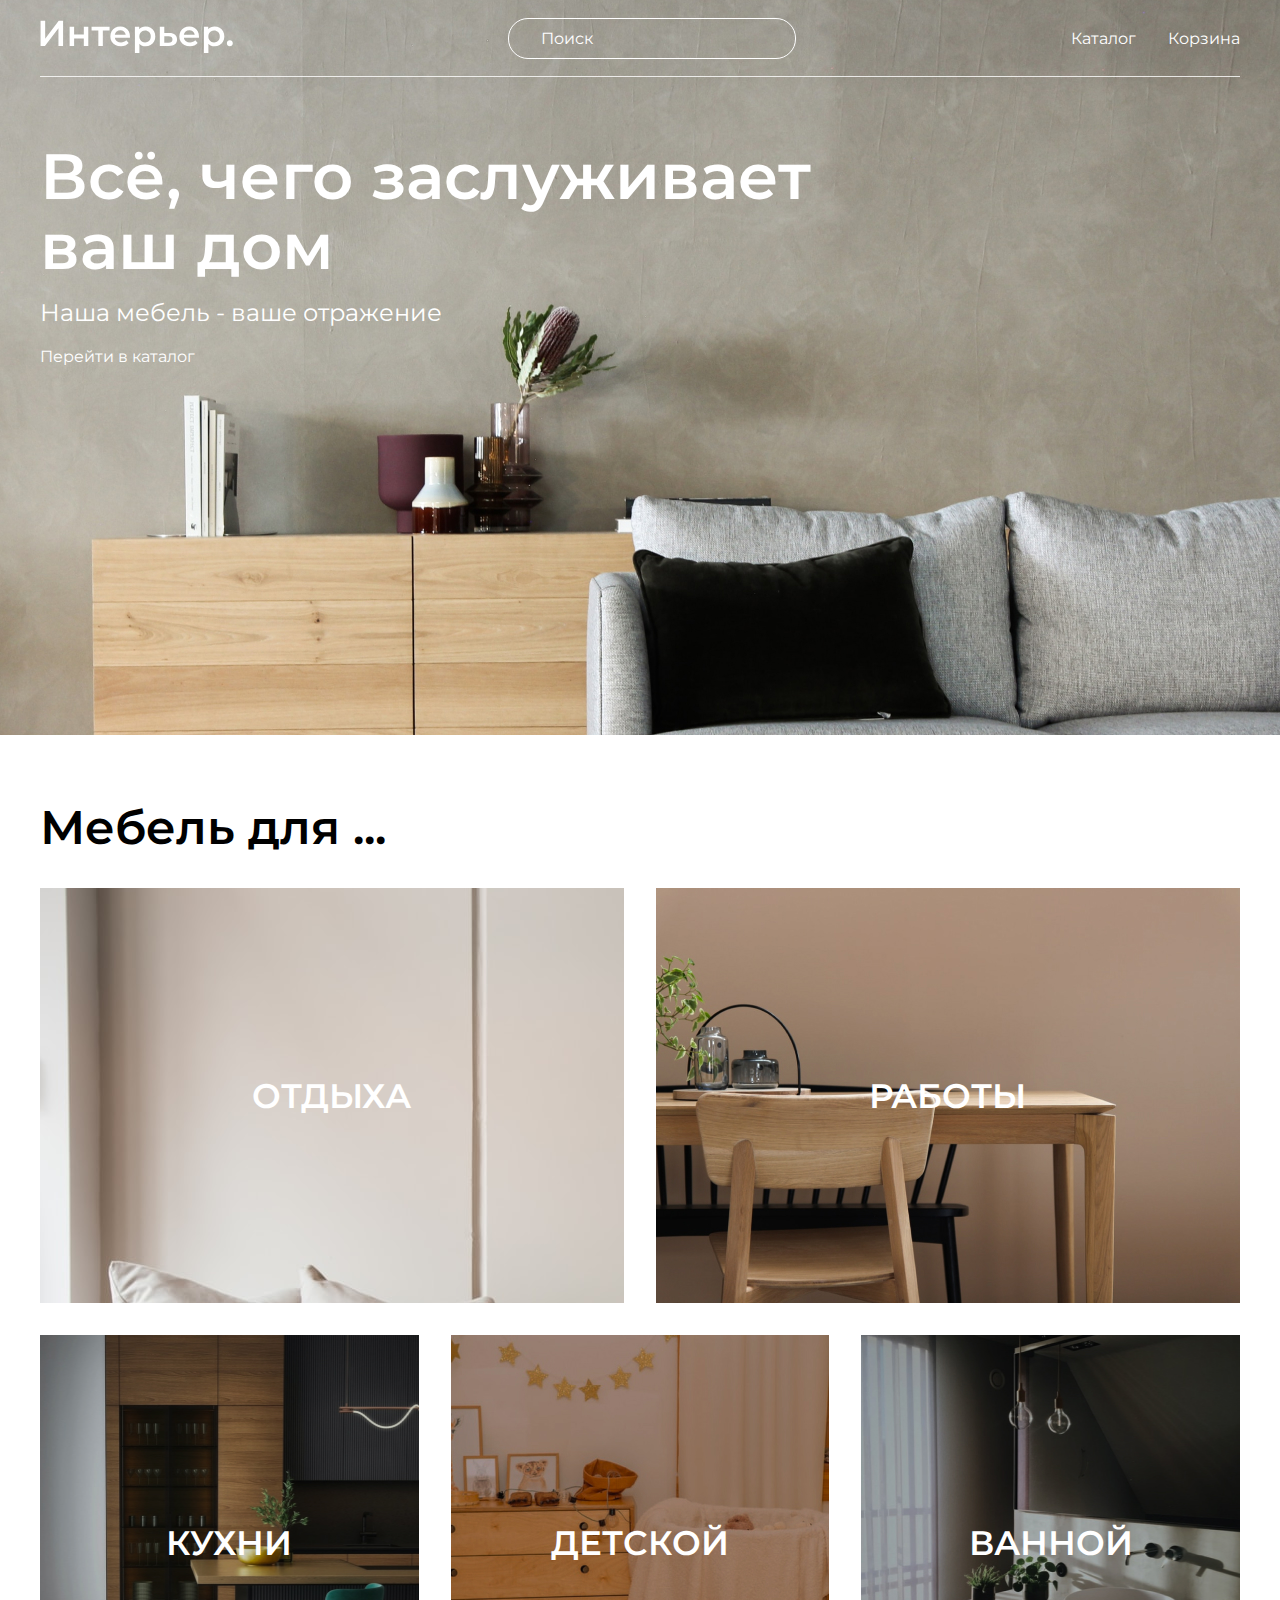
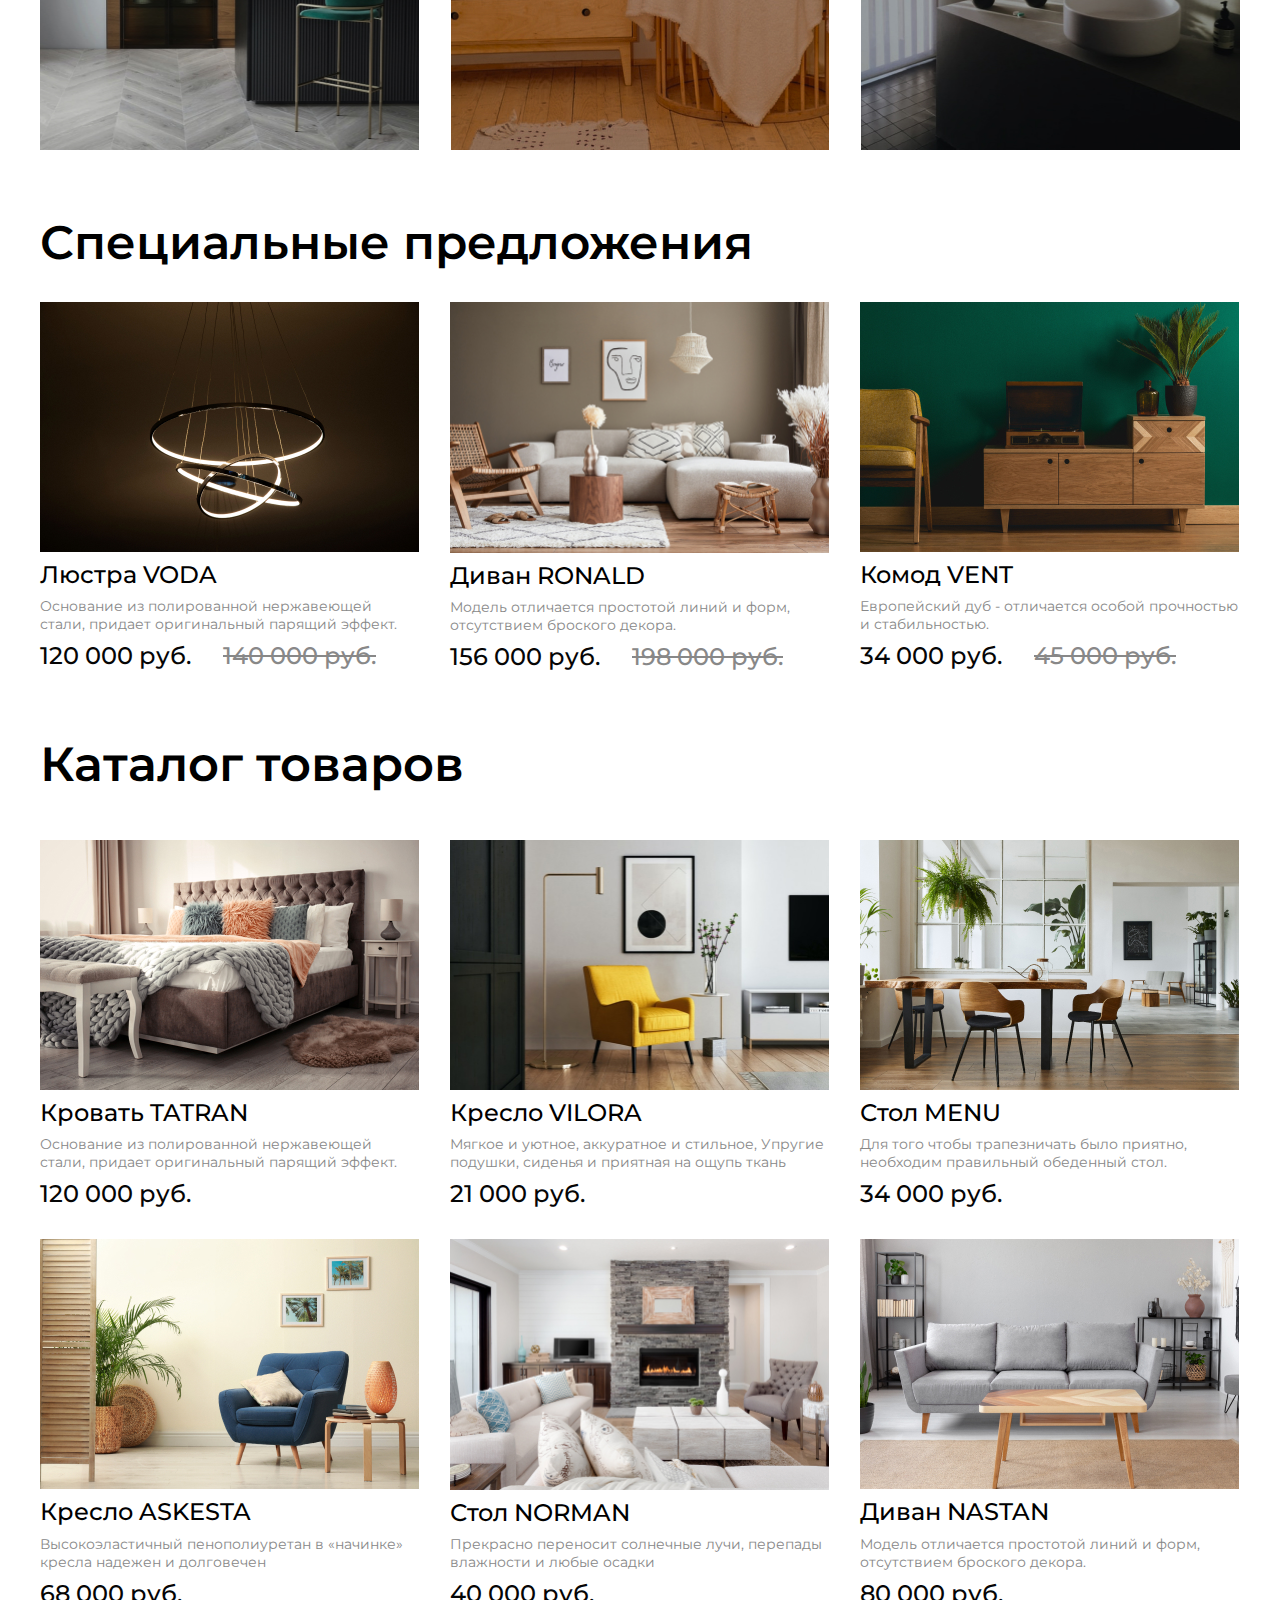
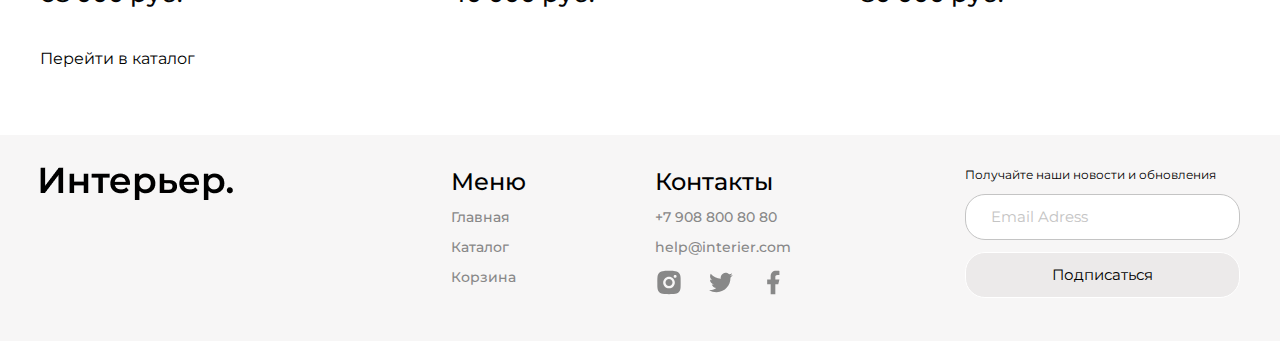
<file: index.html>
<!DOCTYPE html>
<html lang="en">

<head>
    <meta charset="UTF-8">
    <meta name="viewport" content="width=device-width, initial-scale=1.0">
    <title>Start</title>
    <link rel="preconnect" href="https://fonts.googleapis.com">
    <link rel="preconnect" href="https://fonts.gstatic.com" crossorigin>
    <link rel="preconnect" href="https://fonts.googleapis.com">
    <link rel="preconnect" href="https://fonts.gstatic.com" crossorigin>
    <link rel="preconnect" href="https://fonts.googleapis.com">
    <link rel="preconnect" href="https://fonts.gstatic.com" crossorigin>
    <link
        href="https://fonts.googleapis.com/css2?family=Montserrat:wght@400;500;600&family=Poppins:wght@400;500;600&display=swap"
        rel="stylesheet">
    <link rel="stylesheet" href="style.css">
    <link rel="stylesheet" href="style.scss">
</head>

<body class="body">
    <section class="top center">
        <header class="header">
            <a class="logo" href="index.html"><img class="logo__img" src="img/Интерьер..svg" alt="Интерьер"></a>
            <input placeholder="Поиск" class="header__input" type="search">
            <nav class="menu">
                <div>
                    <a class="menu__link" href="catalog.html">Каталог</a>
                </div>
                <div>
                    <a class="menu__link" href="cart.html">Корзина</a>
                </div>
            </nav>
            <div class="menu-mob">
                <a href="#"><svg xmlns="http://www.w3.org/2000/svg" width="20" height="19" viewBox="0 0 20 19"
                        fill="none">
                        <g clip-path="url(#clip0_310_614)">
                            <path
                                d="M5.7515 2.99141C4.59282 4.14838 3.91891 5.70363 3.86709 7.34023C3.81528 8.97682 4.38946 10.5716 5.47264 11.7995C6.55581 13.0275 8.06645 13.7962 9.69672 13.9491C11.2973 14.0991 12.8949 13.6444 14.1757 12.6766L17.5069 16.0085L17.5069 16.0085C17.5897 16.0914 17.6881 16.1571 17.7963 16.2019C17.9046 16.2468 18.0206 16.2698 18.1377 16.2698C18.2549 16.2698 18.3709 16.2468 18.4791 16.2019C18.5873 16.1571 18.6857 16.0914 18.7685 16.0085C18.8514 15.9257 18.9171 15.8274 18.9619 15.7191C19.0068 15.6109 19.0298 15.4949 19.0298 15.3777C19.0298 15.2606 19.0068 15.1446 18.9619 15.0363C18.9171 14.9281 18.8514 14.8298 18.7685 14.7469L18.7685 14.7469L15.4368 11.416C16.4021 10.135 16.8547 8.53846 16.7038 6.93943C16.5501 5.31054 15.7816 3.80139 14.5547 2.719C13.3277 1.63662 11.7345 1.06232 10.0992 1.11292C8.46381 1.16352 6.90917 1.83523 5.7515 2.99141ZM5.7515 2.99141L5.82216 3.06217L5.7515 2.99141ZM13.5895 4.25366C14.0271 4.68416 14.3751 5.19703 14.6135 5.76269C14.8518 6.32835 14.9758 6.93561 14.9783 7.54944C14.9808 8.16327 14.8618 8.77152 14.628 9.3391C14.3943 9.90669 14.0505 10.4224 13.6164 10.8564C13.1824 11.2905 12.6667 11.6343 12.0991 11.868C11.5315 12.1018 10.9233 12.2208 10.3094 12.2183C9.6956 12.2158 9.08834 12.0918 8.52268 11.8535C7.95702 11.6151 7.44415 11.2671 7.01365 10.8295C6.15334 9.95509 5.67341 8.77613 5.6784 7.54944C5.6834 6.32275 6.17291 5.14773 7.04032 4.28033C7.90772 3.41292 9.08274 2.92341 10.3094 2.91841C11.5361 2.91342 12.7151 3.39335 13.5895 4.25366Z"
                                fill="white" stroke="white" stroke-width="0.2" />
                        </g>
                        <defs>
                            <clipPath id="clip0_310_614">
                                <rect width="19" height="19" fill="white" transform="translate(0.800537)" />
                            </clipPath>
                        </defs>
                    </svg></a>
                <a href="catalog.html"><svg xmlns="http://www.w3.org/2000/svg" width="20" height="21"
                        viewBox="0 0 20 21" fill="none">
                        <rect x="0.800537" y="0.900024" width="4.57143" height="4.57143" fill="white" />
                        <rect x="0.800537" y="8.21436" width="4.57143" height="4.57143" fill="white" />
                        <rect x="0.800537" y="15.5286" width="4.57143" height="4.57143" fill="white" />
                        <rect x="8.11401" y="8.21436" width="4.57143" height="4.57143" fill="white" />
                        <rect x="8.11401" y="15.5286" width="4.57143" height="4.57143" fill="white" />
                        <rect x="8.11401" y="0.900024" width="4.57143" height="4.57143" fill="white" />
                        <rect x="15.4285" y="8.21436" width="4.57143" height="4.57143" fill="white" />
                        <rect x="15.4285" y="15.5286" width="4.57143" height="4.57143" fill="white" />
                        <rect x="15.4285" y="0.900024" width="4.57143" height="4.57143" fill="white" />
                    </svg></a>
                <a href="cart.html"><svg xmlns="http://www.w3.org/2000/svg" width="25" height="25" viewBox="0 0 25 25"
                        fill="none">
                        <path
                            d="M14.5834 20.8333C15.1359 20.8333 15.6658 20.6138 16.0566 20.2231C16.4473 19.8324 16.6667 19.3025 16.6667 18.75C16.6667 18.1974 16.4473 17.6675 16.0566 17.2768C15.6658 16.8861 15.1359 16.6666 14.5834 16.6666C14.0309 16.6666 13.501 16.8861 13.1103 17.2768C12.7196 17.6675 12.5001 18.1974 12.5001 18.75C12.5001 19.3025 12.7196 19.8324 13.1103 20.2231C13.501 20.6138 14.0309 20.8333 14.5834 20.8333ZM7.29174 20.8333C7.84428 20.8333 8.37418 20.6138 8.76488 20.2231C9.15558 19.8324 9.37508 19.3025 9.37508 18.75C9.37508 18.1974 9.15558 17.6675 8.76488 17.2768C8.37418 16.8861 7.84428 16.6666 7.29174 16.6666C6.73921 16.6666 6.20931 16.8861 5.81861 17.2768C5.4279 17.6675 5.20841 18.1974 5.20841 18.75C5.20841 19.3025 5.4279 19.8324 5.81861 20.2231C6.20931 20.6138 6.73921 20.8333 7.29174 20.8333ZM20.873 6.16975C21.133 6.16136 21.3796 6.05217 21.5606 5.86525C21.7416 5.67834 21.8428 5.42836 21.8428 5.16819C21.8428 4.90801 21.7416 4.65804 21.5606 4.47112C21.3796 4.28421 21.133 4.17501 20.873 4.16663H19.674C18.7345 4.16663 17.922 4.81871 17.7178 5.73538L16.4126 11.6125C16.2084 12.5291 15.3959 13.1812 14.4563 13.1812H6.63133L5.12924 7.17079H14.8636C15.1212 7.15904 15.3644 7.04844 15.5425 6.86199C15.7206 6.67555 15.82 6.42761 15.82 6.16975C15.82 5.91189 15.7206 5.66395 15.5425 5.47751C15.3644 5.29106 15.1212 5.18046 14.8636 5.16871H5.12924C4.82473 5.16862 4.5242 5.23796 4.25051 5.37145C3.97682 5.50495 3.73716 5.69909 3.54976 5.93911C3.36236 6.17913 3.23215 6.45872 3.16903 6.75662C3.10591 7.05452 3.11154 7.36289 3.1855 7.65829L4.68758 13.6666C4.79586 14.1002 5.046 14.485 5.39821 14.7601C5.75042 15.0351 6.18447 15.1844 6.63133 15.1843H14.4563C15.368 15.1845 16.2524 14.8736 16.9636 14.3032C17.6748 13.7327 18.1701 12.9368 18.3678 12.0468L19.674 6.16975H20.873Z"
                            fill="white" />
                    </svg></a>
            </div>
        </header>
        <div class="top__content">
            <h1 class="title">Всё, чего заслуживает ваш дом</h1>
            <p class="top__text">Наша мебель - ваше отражение</p>
            <a class="top__link" href="catalog.html">Перейти в каталог</a>
        </div>
    </section>
    <section class="for_box center">
        <div class="for_box">
            <h1 class="heading">Мебель для ...</h1>
            <div class="for">
                <div class="for_item for_item_big for_item_1big">ОТДЫХА
                </div>
                <div class="for_item for_item_big for_item_2big">РАБОТЫ
                </div>
                <div class="for_item for_item_3">КУХНИ
                </div>
                <div class="for_item for_item_4">ДЕТСКОЙ
                </div>
                <div class="for_item for_item_5">ВАННОЙ
                </div>
            </div>
        </div>
    </section>
    <section class="product center">
        <h2 class="heading">Специальные предложения</h2>
        <div class="product_box">
            <div class="product_box_item">
                <img class="vodas" src="img/voda.jpg" alt="voda">
                <div class="product_box_icon">
                    <a class="product_box_icon_item product_box_icon_item_vector" href="#"><img src="img/vector_bag.svg"
                            alt=""></a>
                    <a class="product_box_icon_item product_box_icon_item_cool" href="#"><img src="img/vector_heart.svg"
                            alt=""></a>
                </div>
                <h3 class="product_name">Люстра VODA</h3>
                <p class="product_text">Основание из полированной нержавеющей стали, придает оригинальный парящий
                    эффект.
                </p>
                <div class="money">
                    <p class="product_price">120 000 руб.</p>
                    <p class="product_price product_price_sale"> 140 000 руб.</p>
                </div>
            </div>
            <div class="product_box_item">
                <img class="vodas" src="img/ronald.jpg" alt="Ronald">
                <div class="product_box_icon">
                    <a class="product_box_icon_item product_box_icon_item_vector" href="#"><img src="img/vector_bag.svg"
                            alt="bay"></a>
                    <a class="product_box_icon_item product_box_icon_item_cool" href="#"><img src="img/vector_heart.svg"
                            alt="fav"></a>
                </div>
                <h3 class="product_name">Диван RONALD</h3>
                <p class="product_text">Модель отличается простотой линий и форм, отсутствием броского декора.</p>
                <div class="money">
                    <p class="product_price">156 000 руб.</p>
                    <p class="product_price product_price_sale">198 000 руб.</p>
                </div>
            </div>
            <div class="product_box_item">
                <img class="vodas" src="img/vent.jpg" alt="VENT">
                <div class="product_box_icon">
                    <a class="product_box_icon_item product_box_icon_item_vector" href="#"><img src="img/vector_bag.svg"
                            alt="bay"></a>
                    <a class="product_box_icon_item product_box_icon_item_cool" href="#"><img src="img/vector_heart.svg"
                            alt="fav"></a>
                </div>
                <h3 class="product_name">Комод VENT</h3>
                <p class="product_text">Европейский дуб - отличается особой прочностью и стабильностью.</p>
                <div class="money">
                    <p class="product_price">34 000 руб.</p>
                    <p class="product_price product_price_sale">45 000 руб.</p>
                </div>

            </div>
        </div>
    </section>
    <section class="product center">
        <h2 class="catalog">Каталог товаров</h2>
        <div class="product_box">
            <div class="product_box_item">
                <img class="vodas" src="img/tatran.jpg" alt="tatran">
                <div class="product_box_icon">
                    <a class="product_box_icon_item product_box_icon_item_vector" href="#"><img src="img/vector_bag.svg"
                            alt=""></a>
                    <a class="product_box_icon_item product_box_icon_item_cool" href="#"><img src="img/vector_heart.svg"
                            alt=""></a>
                </div>
                <h3 class="product_name">Кровать TATRAN</h3>
                <p class="product_text">Основание из полированной нержавеющей стали, придает оригинальный парящий
                    эффект.
                </p>
                <p class="product_price">120 000 руб.</p>
            </div>
            <div class="product_box_item">
                <img class="vodas" src="img/vilora.jpg" alt="vilora">
                <div class="product_box_icon">
                    <a class="product_box_icon_item product_box_icon_item_vector" href="#"><img src="img/vector_bag.svg"
                            alt=""></a>
                    <a class="product_box_icon_item product_box_icon_item_cool" href="#"><img src="img/vector_heart.svg"
                            alt=""></a>
                </div>
                <h3 class="product_name">Кресло VILORA</h3>
                <p class="product_text">Мягкое и уютное, аккуратное и стильное, Упругие подушки, сиденья и приятная
                    на
                    ощупь
                    ткань</p>
                <p class="product_price">21 000 руб.</p>
            </div>
            <div class="product_box_item">
                <img class="vodas" src="img/table_menu.jpg" alt="table_menu">
                <div class="product_box_icon">
                    <a class="product_box_icon_item product_box_icon_item_vector" href="#"><img src="img/vector_bag.svg"
                            alt=""></a>
                    <a class="product_box_icon_item product_box_icon_item_cool" href="#"><img src="img/vector_heart.svg"
                            alt=""></a>
                </div>
                <h3 class="product_name">Стол MENU</h3>
                <p class="product_text">Для того чтобы трапезничать было приятно, необходим правильный обеденный
                    стол.
                </p>
                <p class="product_price">34 000 руб.</p>
            </div>
            <div class="product_box_item">
                <img class="vodas" src="img/asketa.jpg" alt="asketa">
                <div class="product_box_icon">
                    <a class="product_box_icon_item product_box_icon_item_vector" href="#"><img src="img/vector_bag.svg"
                            alt=""></a>
                    <a class="product_box_icon_item product_box_icon_item_cool" href="#"><img src="img/vector_heart.svg"
                            alt=""></a>
                </div>
                <h3 class="product_name">Кресло ASKESTA</h3>
                <p class="product_text">Высокоэластичный пенополиуретан в «начинке» кресла надежен и долговечен</p>
                <p class="product_price">68 000 руб.</p>
            </div>
            <div class="product_box_item">
                <img class="vodas" src="img/norman.jpg" alt="norman">
                <div class="product_box_icon">
                    <a class="product_box_icon_item product_box_icon_item_vector" href="#"><img src="img/vector_bag.svg"
                            alt=""></a>
                    <a class="product_box_icon_item product_box_icon_item_cool" href="#"><img src="img/vector_heart.svg"
                            alt=""></a>
                </div>
                <h3 class="product_name">Стол NORMAN</h3>
                <p class="product_text">Прекрасно переносит солнечные лучи, перепады влажности и любые осадки</p>
                <p class="product_price">40 000 руб.</p>
            </div>
            <div class="product_box_item">
                <img class="vodas" src="img/nastan.jpg" alt="nastan">
                <div class="product_box_icon">
                    <a class="product_box_icon_item product_box_icon_item_vector" href="#"><img src="img/vector_bag.svg"
                            alt=""></a>
                    <a class="product_box_icon_item product_box_icon_item_cool" href="#"><img src="img/vector_heart.svg"
                            alt=""></a>
                </div>
                <h3 class="product_name">Диван NASTAN</h3>
                <p class="product_text">Модель отличается простотой линий и форм, отсутствием броского декора. </p>
                <p class="product_price">80 000 руб.</p>
            </div>
        </div>
    </section>
    <div class="link-box center">
        <a class="top_link2" href="catalog.html">Перейти в каталог</a>
    </div>
    <footer class="footer center">
        <a class="footer_logo" href="index.html"><img src="img/Интерьер2..png" alt="logo"></a>
        <div class="footer_content">
            <div class="footer_info">
                <nav class="footer_menu">
                    <h4 class="footer_heading">Меню</h4>
                    <a class="footer_link" href="index.html">Главная</a>
                    <a class="footer_link" href="catalog.html">Каталог</a>
                    <a class="footer_link" href="cart.html">Корзина</a>
                </nav>
                <div class="footer_item">
                    <h4 class="footer_heading">Контакты</h4>
                    <a class="footer_link" href="tel:+79288008080">+7 908 800 80 80</a>
                    <a class="footer_link" href="mailto:help@interier.com">help@interier.com</a>
                    <div class="footer_icons">
                        <a href="#"><svg class="footer_icon" width="28" height="29" viewBox="0 0 28 29" fill="none" xmlns="http://www.w3.org/2000/svg">
                            <g clip-path="url(#clip0_5139_60)">
                            <path d="M14 2.83398C17.1698 2.83398 17.5653 2.84565 18.809 2.90398C20.0515 2.96232 20.8973 3.15715 21.6417 3.44648C22.4117 3.74282 23.0603 4.14415 23.709 4.79165C24.3022 5.37486 24.7613 6.08034 25.0542 6.85898C25.3423 7.60215 25.5383 8.44915 25.5967 9.69165C25.6515 10.9353 25.6667 11.3308 25.6667 14.5007C25.6667 17.6705 25.655 18.066 25.5967 19.3097C25.5383 20.5522 25.3423 21.398 25.0542 22.1423C24.7621 22.9214 24.303 23.627 23.709 24.2097C23.1256 24.8027 22.4202 25.2617 21.6417 25.5548C20.8985 25.843 20.0515 26.039 18.809 26.0973C17.5653 26.1522 17.1698 26.1673 14 26.1673C10.8302 26.1673 10.4347 26.1557 9.191 26.0973C7.9485 26.039 7.10267 25.843 6.35834 25.5548C5.57938 25.2625 4.87378 24.8034 4.291 24.2097C3.69764 23.6265 3.23859 22.921 2.94584 22.1423C2.6565 21.3992 2.46167 20.5522 2.40334 19.3097C2.3485 18.066 2.33334 17.6705 2.33334 14.5007C2.33334 11.3308 2.345 10.9353 2.40334 9.69165C2.46167 8.44798 2.6565 7.60332 2.94584 6.85898C3.23778 6.07986 3.69694 5.37419 4.291 4.79165C4.87395 4.19809 5.5795 3.739 6.35834 3.44648C7.10267 3.15715 7.94734 2.96232 9.191 2.90398C10.4347 2.84915 10.8302 2.83398 14 2.83398ZM14 8.66732C12.4529 8.66732 10.9692 9.2819 9.87521 10.3759C8.78125 11.4698 8.16667 12.9536 8.16667 14.5007C8.16667 16.0477 8.78125 17.5315 9.87521 18.6254C10.9692 19.7194 12.4529 20.334 14 20.334C15.5471 20.334 17.0308 19.7194 18.1248 18.6254C19.2188 17.5315 19.8333 16.0477 19.8333 14.5007C19.8333 12.9536 19.2188 11.4698 18.1248 10.3759C17.0308 9.2819 15.5471 8.66732 14 8.66732ZM21.5833 8.37565C21.5833 7.98888 21.4297 7.61794 21.1562 7.34445C20.8827 7.07096 20.5118 6.91732 20.125 6.91732C19.7382 6.91732 19.3673 7.07096 19.0938 7.34445C18.8203 7.61794 18.6667 7.98888 18.6667 8.37565C18.6667 8.76243 18.8203 9.13336 19.0938 9.40685C19.3673 9.68034 19.7382 9.83398 20.125 9.83398C20.5118 9.83398 20.8827 9.68034 21.1562 9.40685C21.4297 9.13336 21.5833 8.76243 21.5833 8.37565ZM14 11.0007C14.9283 11.0007 15.8185 11.3694 16.4749 12.0258C17.1313 12.6822 17.5 13.5724 17.5 14.5007C17.5 15.4289 17.1313 16.3191 16.4749 16.9755C15.8185 17.6319 14.9283 18.0007 14 18.0007C13.0717 18.0007 12.1815 17.6319 11.5251 16.9755C10.8688 16.3191 10.5 15.4289 10.5 14.5007C10.5 13.5724 10.8688 12.6822 11.5251 12.0258C12.1815 11.3694 13.0717 11.0007 14 11.0007Z" fill="#888888"/>
                            </g>
                            <defs>
                            <clipPath id="clip0_5139_60">
                            <rect width="28" height="28" fill="white" transform="translate(0 0.50061)"/>
                            </clipPath>
                            </defs>
                            </svg>
                            </a>
                        <a href="#"><svg class="footer_icon" width="28" height="29" viewBox="0 0 28 29" fill="none" xmlns="http://www.w3.org/2000/svg">
                            <g clip-path="url(#clip0_5139_57)">
                            <path d="M25.8557 7.09919C24.965 7.49317 24.0205 7.75191 23.0533 7.86686C24.0727 7.2572 24.8357 6.29771 25.2 5.16719C24.2433 5.73652 23.1945 6.13552 22.1013 6.35136C21.3671 5.5657 20.3938 5.04465 19.3328 4.86921C18.2718 4.69377 17.1826 4.87376 16.2345 5.38122C15.2864 5.88868 14.5325 6.69516 14.09 7.67528C13.6475 8.65541 13.5412 9.75427 13.7877 10.801C11.8476 10.7038 9.94973 10.1996 8.21718 9.3213C6.48462 8.44296 4.95616 7.21008 3.73101 5.70269C3.29735 6.44755 3.06946 7.29429 3.07067 8.15619C3.07067 9.84786 3.93167 11.3424 5.24067 12.2174C4.46602 12.193 3.70841 11.9838 3.03101 11.6072V11.6679C3.03124 12.7945 3.42111 13.8864 4.1345 14.7584C4.84789 15.6304 5.8409 16.2289 6.94517 16.4524C6.22606 16.6472 5.47203 16.676 4.74017 16.5364C5.05152 17.5061 5.65835 18.3543 6.4757 18.962C7.29305 19.5697 8.27999 19.9066 9.29834 19.9255C8.28624 20.7204 7.12738 21.308 5.88804 21.6547C4.64869 22.0014 3.35316 22.1005 2.07551 21.9462C4.30582 23.3805 6.90212 24.142 9.55384 24.1395C18.529 24.1395 23.4372 16.7044 23.4372 10.2562C23.4372 10.0462 23.4313 9.83386 23.422 9.62619C24.3773 8.93572 25.2019 8.08038 25.8568 7.10036L25.8557 7.09919Z" fill="#888888"/>
                            </g>
                            <defs>
                            <clipPath id="clip0_5139_57">
                            <rect width="28" height="28" fill="white" transform="translate(0 0.500488)"/>
                            </clipPath>
                            </defs>
                            </svg>
                            </a>
                        <a href="#"><svg class="footer_icon" width="28" height="29" viewBox="0 0 28 29" fill="none" xmlns="http://www.w3.org/2000/svg">
                            <g clip-path="url(#clip0_5139_54)">
                            <path d="M16.3333 16.2218H19.25L20.4167 11.5552H16.3333V9.22184C16.3333 8.02018 16.3333 6.88851 18.6667 6.88851H20.4167V2.96851C20.0363 2.91834 18.6002 2.80518 17.0835 2.80518C13.916 2.80518 11.6667 4.73834 11.6667 8.28851V11.5552H8.16666V16.2218H11.6667V26.1385H16.3333V16.2218Z" fill="#888888"/>
                            </g>
                            <defs>
                            <clipPath id="clip0_5139_54">
                            <rect width="28" height="28" fill="white" transform="translate(0 0.471802)"/>
                            </clipPath>
                            </defs>
                            </svg>
                            </a>
                    </div>
                </div>
            </div>
            <form class="footer_form">
                <p class="info">Получайте наши новости и обновления</p>
                <input class="footer_form_email" type="email" placeholder="Email Adress">
                <button class="button">Подписаться</button>
            </form>
        </div>
    </footer>
</body>
</file>
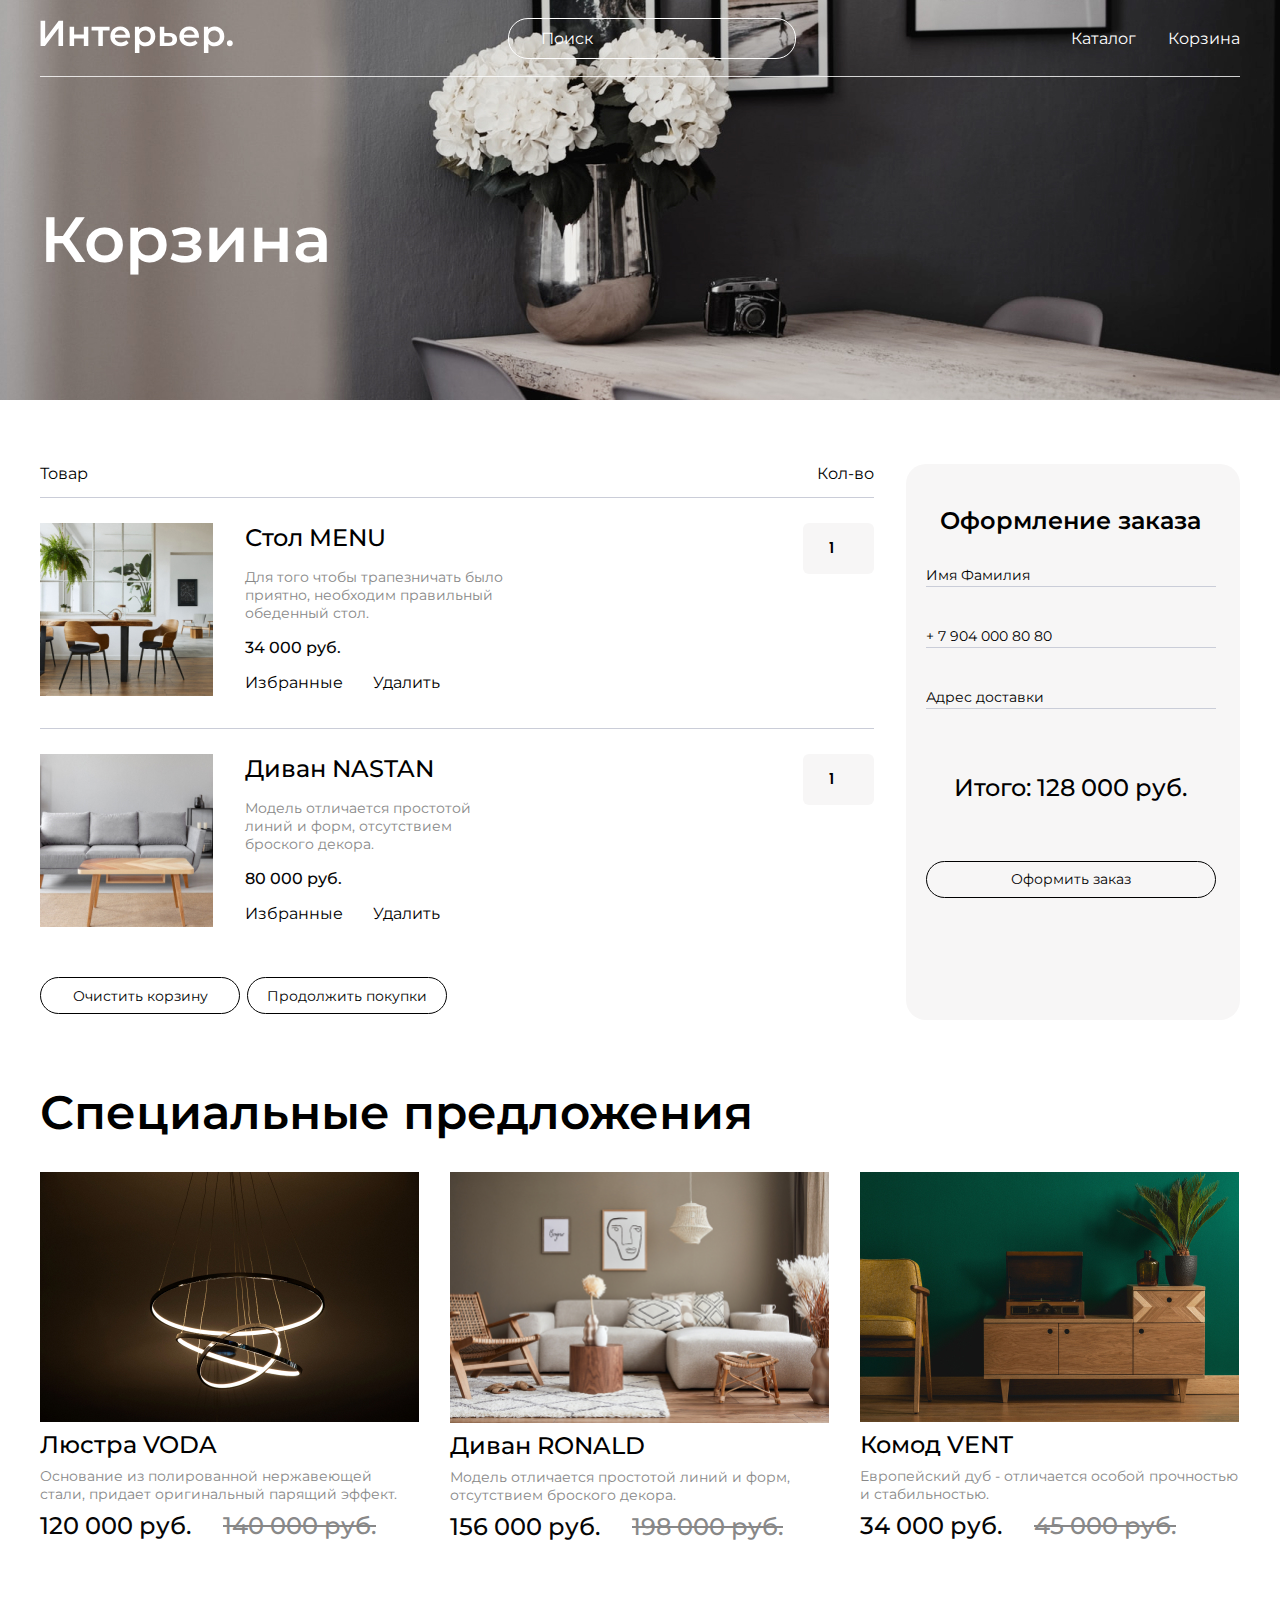
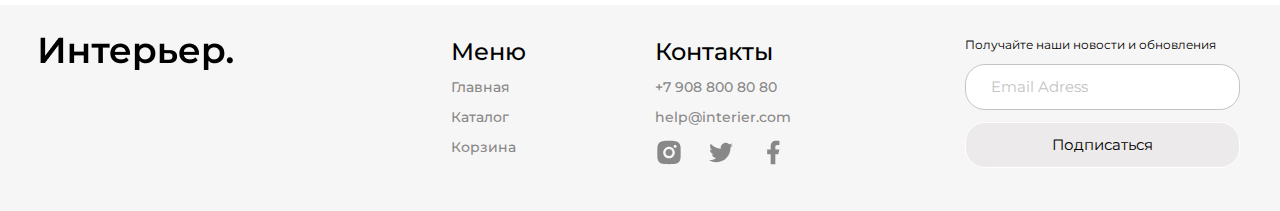
<file: cart.html>
<!DOCTYPE html>
<html lang="en">

<head>
    <meta charset="UTF-8">
    <meta name="viewport" content="width=device-width, initial-scale=1.0">
    <title>Cart</title>
    <link rel="preconnect" href="https://fonts.googleapis.com">
    <link rel="preconnect" href="https://fonts.gstatic.com" crossorigin>
    <link href="https://fonts.googleapis.com/css2?family=Montserrat:wght@400;500;600&display=swap" rel="stylesheet">
    <link href="https://fonts.googleapis.com/css?family=Poppins:100,100italic,200,200italic,300,300italic,regular,italic,500,500italic,600,600italic,700,700italic,800,800italic,900,900italic" rel="stylesheet">
    <link rel="stylesheet" href="style.css">
    <link rel="stylesheet" href="style.scss">
    <link rel="stylesheet" href="_cart.scss">

</head>

<body class="body">
    <section class="top top_cart center">
        <header class="header">
            <a class="logo" href="index.html"><img class="logo__img" src="img/Интерьер..svg" alt="Интерьер"></a>
            <input placeholder="Поиск" class="header__input" type="search">
            <nav class="menu">
                <div>
                    <a class="menu__link" href="catalog.html">Каталог</a>
                </div>
                <div>
                    <a class="menu__link" href="cart.html">Корзина</a>
                </div>
            </nav>
            <div class="menu-mob">
                <a href="#"><svg xmlns="http://www.w3.org/2000/svg" width="20" height="19" viewBox="0 0 20 19"
                        fill="none">
                        <g clip-path="url(#clip0_310_614)">
                            <path
                                d="M5.7515 2.99141C4.59282 4.14838 3.91891 5.70363 3.86709 7.34023C3.81528 8.97682 4.38946 10.5716 5.47264 11.7995C6.55581 13.0275 8.06645 13.7962 9.69672 13.9491C11.2973 14.0991 12.8949 13.6444 14.1757 12.6766L17.5069 16.0085L17.5069 16.0085C17.5897 16.0914 17.6881 16.1571 17.7963 16.2019C17.9046 16.2468 18.0206 16.2698 18.1377 16.2698C18.2549 16.2698 18.3709 16.2468 18.4791 16.2019C18.5873 16.1571 18.6857 16.0914 18.7685 16.0085C18.8514 15.9257 18.9171 15.8274 18.9619 15.7191C19.0068 15.6109 19.0298 15.4949 19.0298 15.3777C19.0298 15.2606 19.0068 15.1446 18.9619 15.0363C18.9171 14.9281 18.8514 14.8298 18.7685 14.7469L18.7685 14.7469L15.4368 11.416C16.4021 10.135 16.8547 8.53846 16.7038 6.93943C16.5501 5.31054 15.7816 3.80139 14.5547 2.719C13.3277 1.63662 11.7345 1.06232 10.0992 1.11292C8.46381 1.16352 6.90917 1.83523 5.7515 2.99141ZM5.7515 2.99141L5.82216 3.06217L5.7515 2.99141ZM13.5895 4.25366C14.0271 4.68416 14.3751 5.19703 14.6135 5.76269C14.8518 6.32835 14.9758 6.93561 14.9783 7.54944C14.9808 8.16327 14.8618 8.77152 14.628 9.3391C14.3943 9.90669 14.0505 10.4224 13.6164 10.8564C13.1824 11.2905 12.6667 11.6343 12.0991 11.868C11.5315 12.1018 10.9233 12.2208 10.3094 12.2183C9.6956 12.2158 9.08834 12.0918 8.52268 11.8535C7.95702 11.6151 7.44415 11.2671 7.01365 10.8295C6.15334 9.95509 5.67341 8.77613 5.6784 7.54944C5.6834 6.32275 6.17291 5.14773 7.04032 4.28033C7.90772 3.41292 9.08274 2.92341 10.3094 2.91841C11.5361 2.91342 12.7151 3.39335 13.5895 4.25366Z"
                                fill="white" stroke="white" stroke-width="0.2" />
                        </g>
                        <defs>
                            <clipPath id="clip0_310_614">
                                <rect width="19" height="19" fill="white" transform="translate(0.800537)" />
                            </clipPath>
                        </defs>
                    </svg></a>
                <a href="catalog.html"><svg xmlns="http://www.w3.org/2000/svg" width="20" height="21"
                        viewBox="0 0 20 21" fill="none">
                        <rect x="0.800537" y="0.900024" width="4.57143" height="4.57143" fill="white" />
                        <rect x="0.800537" y="8.21436" width="4.57143" height="4.57143" fill="white" />
                        <rect x="0.800537" y="15.5286" width="4.57143" height="4.57143" fill="white" />
                        <rect x="8.11401" y="8.21436" width="4.57143" height="4.57143" fill="white" />
                        <rect x="8.11401" y="15.5286" width="4.57143" height="4.57143" fill="white" />
                        <rect x="8.11401" y="0.900024" width="4.57143" height="4.57143" fill="white" />
                        <rect x="15.4285" y="8.21436" width="4.57143" height="4.57143" fill="white" />
                        <rect x="15.4285" y="15.5286" width="4.57143" height="4.57143" fill="white" />
                        <rect x="15.4285" y="0.900024" width="4.57143" height="4.57143" fill="white" />
                    </svg></a>
                <a href="cart.html"><svg xmlns="http://www.w3.org/2000/svg" width="25" height="25" viewBox="0 0 25 25"
                        fill="none">
                        <path
                            d="M14.5834 20.8333C15.1359 20.8333 15.6658 20.6138 16.0566 20.2231C16.4473 19.8324 16.6667 19.3025 16.6667 18.75C16.6667 18.1974 16.4473 17.6675 16.0566 17.2768C15.6658 16.8861 15.1359 16.6666 14.5834 16.6666C14.0309 16.6666 13.501 16.8861 13.1103 17.2768C12.7196 17.6675 12.5001 18.1974 12.5001 18.75C12.5001 19.3025 12.7196 19.8324 13.1103 20.2231C13.501 20.6138 14.0309 20.8333 14.5834 20.8333ZM7.29174 20.8333C7.84428 20.8333 8.37418 20.6138 8.76488 20.2231C9.15558 19.8324 9.37508 19.3025 9.37508 18.75C9.37508 18.1974 9.15558 17.6675 8.76488 17.2768C8.37418 16.8861 7.84428 16.6666 7.29174 16.6666C6.73921 16.6666 6.20931 16.8861 5.81861 17.2768C5.4279 17.6675 5.20841 18.1974 5.20841 18.75C5.20841 19.3025 5.4279 19.8324 5.81861 20.2231C6.20931 20.6138 6.73921 20.8333 7.29174 20.8333ZM20.873 6.16975C21.133 6.16136 21.3796 6.05217 21.5606 5.86525C21.7416 5.67834 21.8428 5.42836 21.8428 5.16819C21.8428 4.90801 21.7416 4.65804 21.5606 4.47112C21.3796 4.28421 21.133 4.17501 20.873 4.16663H19.674C18.7345 4.16663 17.922 4.81871 17.7178 5.73538L16.4126 11.6125C16.2084 12.5291 15.3959 13.1812 14.4563 13.1812H6.63133L5.12924 7.17079H14.8636C15.1212 7.15904 15.3644 7.04844 15.5425 6.86199C15.7206 6.67555 15.82 6.42761 15.82 6.16975C15.82 5.91189 15.7206 5.66395 15.5425 5.47751C15.3644 5.29106 15.1212 5.18046 14.8636 5.16871H5.12924C4.82473 5.16862 4.5242 5.23796 4.25051 5.37145C3.97682 5.50495 3.73716 5.69909 3.54976 5.93911C3.36236 6.17913 3.23215 6.45872 3.16903 6.75662C3.10591 7.05452 3.11154 7.36289 3.1855 7.65829L4.68758 13.6666C4.79586 14.1002 5.046 14.485 5.39821 14.7601C5.75042 15.0351 6.18447 15.1844 6.63133 15.1843H14.4563C15.368 15.1845 16.2524 14.8736 16.9636 14.3032C17.6748 13.7327 18.1701 12.9368 18.3678 12.0468L19.674 6.16975H20.873Z"
                            fill="white" />
                    </svg></a>
            </div>
        </header>
        <div class="top__content">
            <h1 class="title-cart">Корзина</h1>
        </div>
    </section>
    <div class="cart center">
        <div class="cart-content">
            <div class="cart-name-box">
                <p>Товар</p>
                <p>Кол-во</p>
            </div>
            <div class="cart-item">
                <div class="cart-left">
                    <img class="cart_menu" src="img/menu-cart.jpg" alt="cart menu">
                    <div class="cart-info">
                        <a class="cart_stol" href="#">Стол MENU</a>
                        <p class="cart_stol_text">Для того чтобы трапезничать было приятно, необходим правильный
                            обеденный стол.</p>
                        <p class="cart_stol_money">34 000 руб.</p>
                        <div class="cart-link-box">
                            <div><a class="cart-link-box2" href="#">Избранные</a></div>
                            <div><a class="cart-link-box2" href="#">Удалить</a></div>
                        </div>
                    </div>
                </div>
                <input class="cart_number1" type="number" value="1" min="1">
            </div>
            <div class="cart-item">
                <div class="cart-left">
                    <img class="cart_menu" src="img/cart-nastan.jpg" alt="cart menu">
                    <div class="cart-info">
                        <a class="cart_stol" href="#">Диван NASTAN</a>
                        <p class="cart_stol_text">Модель отличается простотой линий и форм, отсутствием броского
                            декора.
                        </p>
                        <p class="cart_stol_money">80 000 руб.</p>
                        <div class="cart-link-box">
                            <a class="cart-link-box2" href="#">Избранные</a>
                            <a class="cart-link-box2" href="#">Удалить</a>
                        </div>
                    </div>
                </div>
                <input class="cart_number1" type="number" value="1" min="1">
            </div>
            <div class="cart-box-button">
                <a href="#" class="cart_button">Очистить корзину
                </a>
                <a href="#" class="cart_button">Продолжить покупки
                </a>
            </div>
        </div>
        <div class="cart-form form" action="cart-form">
            <h3 class="form_heading">Оформление заказа</h3>
            <form class="form_box">
                <input class="form_item" placeholder="Имя Фамилия" type="text">
                <input class="form_item" placeholder="+ 7 904 000 80 80" type="text">
                <input class="form_item" placeholder="Адрес доставки" type="text">
                <h3 class="form-text">Итого: 128 000 руб.</h3>
                <a class="cart-p" href="#">Оформить заказ</a>
            </form>
        </div>
    </div>
    </Section>

    <section class="product center">
        <h2 class="heading">Специальные предложения</h2>
        <div class="product_box">
            <div class="product_box_item">
                <img class="vodas" src="img/voda.jpg" alt="voda">
                <div class="product_box_icon">
                    <a class="product_box_icon_item product_box_icon_item_vector" href="#"><img src="img/vector_bag.svg"
                            alt=""></a>
                    <a class="product_box_icon_item product_box_icon_item_cool" href="#"><img src="img/vector_heart.svg"
                            alt=""></a>
                </div>
                <h3 class="product_name">Люстра VODA</h3>
                <p class="product_text">Основание из полированной нержавеющей стали, придает оригинальный парящий
                    эффект.
                </p>
                <div class="money">
                    <p class="product_price">120 000 руб.</p>
                    <p class="product_price product_price_sale"> 140 000 руб.</p>
                </div>
            </div>
            <div class="product_box_item">
                <img class="vodas" src="img/ronald.jpg" alt="Ronald">
                <div class="product_box_icon">
                    <a class="product_box_icon_item product_box_icon_item_vector" href="#"><img src="img/vector_bag.svg"
                            alt="bay"></a>
                    <a class="product_box_icon_item product_box_icon_item_cool" href="#"><img src="img/vector_heart.svg"
                            alt="fav"></a>
                </div>
                <h3 class="product_name">Диван RONALD</h3>
                <p class="product_text">Модель отличается простотой линий и форм, отсутствием броского декора.</p>
                <div class="money">
                    <p class="product_price">156 000 руб.</p>
                    <p class="product_price product_price_sale">198 000 руб.</p>
                </div>
            </div>
            <div class="product_box_item">
                <img class="vodas" src="img/vent.jpg" alt="VENT">
                <div class="product_box_icon">
                    <a class="product_box_icon_item product_box_icon_item_vector" href="#"><img src="img/vector_bag.svg"
                            alt="bay"></a>
                    <a class="product_box_icon_item product_box_icon_item_cool" href="#"><img src="img/vector_heart.svg"
                            alt="fav"></a>
                </div>
                <h3 class="product_name">Комод VENT</h3>
                <p class="product_text">Европейский дуб - отличается особой прочностью и стабильностью.</p>
                <div class="money">
                    <p class="product_price">34 000 руб.</p>
                    <p class="product_price product_price_sale">45 000 руб.</p>
                </div>

            </div>
        </div>
    </section>
    <footer class="footer center">
        <a class="footer_logo" href="index.html"><img src="img/Интерьер2..png" alt="logo"></a>
        <div class="footer_content">
            <div class="footer_info">
                <nav class="footer_menu">
                    <h4 class="footer_heading">Меню</h4>
                    <a class="footer_link" href="index.html">Главная</a>
                    <a class="footer_link" href="catalog.html">Каталог</a>
                    <a class="footer_link" href="cart.html">Корзина</a>
                </nav>
                <div class="footer_item">
                    <h4 class="footer_heading">Контакты</h4>
                    <a class="footer_link" href="tel:+79288008080">+7 908 800 80 80</a>
                    <a class="footer_link" href="mailto:help@interier.com">help@interier.com</a>
                    <div class="footer_icons">
                        <a href="#"><svg class="footer_icon" width="28" height="29" viewBox="0 0 28 29" fill="none"
                                xmlns="http://www.w3.org/2000/svg">
                                <g clip-path="url(#clip0_5139_60)">
                                    <path
                                        d="M14 2.83398C17.1698 2.83398 17.5653 2.84565 18.809 2.90398C20.0515 2.96232 20.8973 3.15715 21.6417 3.44648C22.4117 3.74282 23.0603 4.14415 23.709 4.79165C24.3022 5.37486 24.7613 6.08034 25.0542 6.85898C25.3423 7.60215 25.5383 8.44915 25.5967 9.69165C25.6515 10.9353 25.6667 11.3308 25.6667 14.5007C25.6667 17.6705 25.655 18.066 25.5967 19.3097C25.5383 20.5522 25.3423 21.398 25.0542 22.1423C24.7621 22.9214 24.303 23.627 23.709 24.2097C23.1256 24.8027 22.4202 25.2617 21.6417 25.5548C20.8985 25.843 20.0515 26.039 18.809 26.0973C17.5653 26.1522 17.1698 26.1673 14 26.1673C10.8302 26.1673 10.4347 26.1557 9.191 26.0973C7.9485 26.039 7.10267 25.843 6.35834 25.5548C5.57938 25.2625 4.87378 24.8034 4.291 24.2097C3.69764 23.6265 3.23859 22.921 2.94584 22.1423C2.6565 21.3992 2.46167 20.5522 2.40334 19.3097C2.3485 18.066 2.33334 17.6705 2.33334 14.5007C2.33334 11.3308 2.345 10.9353 2.40334 9.69165C2.46167 8.44798 2.6565 7.60332 2.94584 6.85898C3.23778 6.07986 3.69694 5.37419 4.291 4.79165C4.87395 4.19809 5.5795 3.739 6.35834 3.44648C7.10267 3.15715 7.94734 2.96232 9.191 2.90398C10.4347 2.84915 10.8302 2.83398 14 2.83398ZM14 8.66732C12.4529 8.66732 10.9692 9.2819 9.87521 10.3759C8.78125 11.4698 8.16667 12.9536 8.16667 14.5007C8.16667 16.0477 8.78125 17.5315 9.87521 18.6254C10.9692 19.7194 12.4529 20.334 14 20.334C15.5471 20.334 17.0308 19.7194 18.1248 18.6254C19.2188 17.5315 19.8333 16.0477 19.8333 14.5007C19.8333 12.9536 19.2188 11.4698 18.1248 10.3759C17.0308 9.2819 15.5471 8.66732 14 8.66732ZM21.5833 8.37565C21.5833 7.98888 21.4297 7.61794 21.1562 7.34445C20.8827 7.07096 20.5118 6.91732 20.125 6.91732C19.7382 6.91732 19.3673 7.07096 19.0938 7.34445C18.8203 7.61794 18.6667 7.98888 18.6667 8.37565C18.6667 8.76243 18.8203 9.13336 19.0938 9.40685C19.3673 9.68034 19.7382 9.83398 20.125 9.83398C20.5118 9.83398 20.8827 9.68034 21.1562 9.40685C21.4297 9.13336 21.5833 8.76243 21.5833 8.37565ZM14 11.0007C14.9283 11.0007 15.8185 11.3694 16.4749 12.0258C17.1313 12.6822 17.5 13.5724 17.5 14.5007C17.5 15.4289 17.1313 16.3191 16.4749 16.9755C15.8185 17.6319 14.9283 18.0007 14 18.0007C13.0717 18.0007 12.1815 17.6319 11.5251 16.9755C10.8688 16.3191 10.5 15.4289 10.5 14.5007C10.5 13.5724 10.8688 12.6822 11.5251 12.0258C12.1815 11.3694 13.0717 11.0007 14 11.0007Z"
                                        fill="#888888" />
                                </g>
                                <defs>
                                    <clipPath id="clip0_5139_60">
                                        <rect width="28" height="28" fill="white" transform="translate(0 0.50061)" />
                                    </clipPath>
                                </defs>
                            </svg>
                        </a>
                        <a href="#"><svg class="footer_icon" width="28" height="29" viewBox="0 0 28 29" fill="none"
                                xmlns="http://www.w3.org/2000/svg">
                                <g clip-path="url(#clip0_5139_57)">
                                    <path
                                        d="M25.8557 7.09919C24.965 7.49317 24.0205 7.75191 23.0533 7.86686C24.0727 7.2572 24.8357 6.29771 25.2 5.16719C24.2433 5.73652 23.1945 6.13552 22.1013 6.35136C21.3671 5.5657 20.3938 5.04465 19.3328 4.86921C18.2718 4.69377 17.1826 4.87376 16.2345 5.38122C15.2864 5.88868 14.5325 6.69516 14.09 7.67528C13.6475 8.65541 13.5412 9.75427 13.7877 10.801C11.8476 10.7038 9.94973 10.1996 8.21718 9.3213C6.48462 8.44296 4.95616 7.21008 3.73101 5.70269C3.29735 6.44755 3.06946 7.29429 3.07067 8.15619C3.07067 9.84786 3.93167 11.3424 5.24067 12.2174C4.46602 12.193 3.70841 11.9838 3.03101 11.6072V11.6679C3.03124 12.7945 3.42111 13.8864 4.1345 14.7584C4.84789 15.6304 5.8409 16.2289 6.94517 16.4524C6.22606 16.6472 5.47203 16.676 4.74017 16.5364C5.05152 17.5061 5.65835 18.3543 6.4757 18.962C7.29305 19.5697 8.27999 19.9066 9.29834 19.9255C8.28624 20.7204 7.12738 21.308 5.88804 21.6547C4.64869 22.0014 3.35316 22.1005 2.07551 21.9462C4.30582 23.3805 6.90212 24.142 9.55384 24.1395C18.529 24.1395 23.4372 16.7044 23.4372 10.2562C23.4372 10.0462 23.4313 9.83386 23.422 9.62619C24.3773 8.93572 25.2019 8.08038 25.8568 7.10036L25.8557 7.09919Z"
                                        fill="#888888" />
                                </g>
                                <defs>
                                    <clipPath id="clip0_5139_57">
                                        <rect width="28" height="28" fill="white" transform="translate(0 0.500488)" />
                                    </clipPath>
                                </defs>
                            </svg>
                        </a>
                        <a href="#"><svg class="footer_icon" width="28" height="29" viewBox="0 0 28 29" fill="none"
                                xmlns="http://www.w3.org/2000/svg">
                                <g clip-path="url(#clip0_5139_54)">
                                    <path
                                        d="M16.3333 16.2218H19.25L20.4167 11.5552H16.3333V9.22184C16.3333 8.02018 16.3333 6.88851 18.6667 6.88851H20.4167V2.96851C20.0363 2.91834 18.6002 2.80518 17.0835 2.80518C13.916 2.80518 11.6667 4.73834 11.6667 8.28851V11.5552H8.16666V16.2218H11.6667V26.1385H16.3333V16.2218Z"
                                        fill="#888888" />
                                </g>
                                <defs>
                                    <clipPath id="clip0_5139_54">
                                        <rect width="28" height="28" fill="white" transform="translate(0 0.471802)" />
                                    </clipPath>
                                </defs>
                            </svg>
                        </a>
                    </div>
                </div>
            </div>
            <form class="footer_form">
                <p class="info">Получайте наши новости и обновления</p>
                <input class="footer_form_email" type="email" placeholder="Email Adress">
                <button class="button">Подписаться</button>
            </form>
        </div>
    </footer>
</body>

</html>
</file>
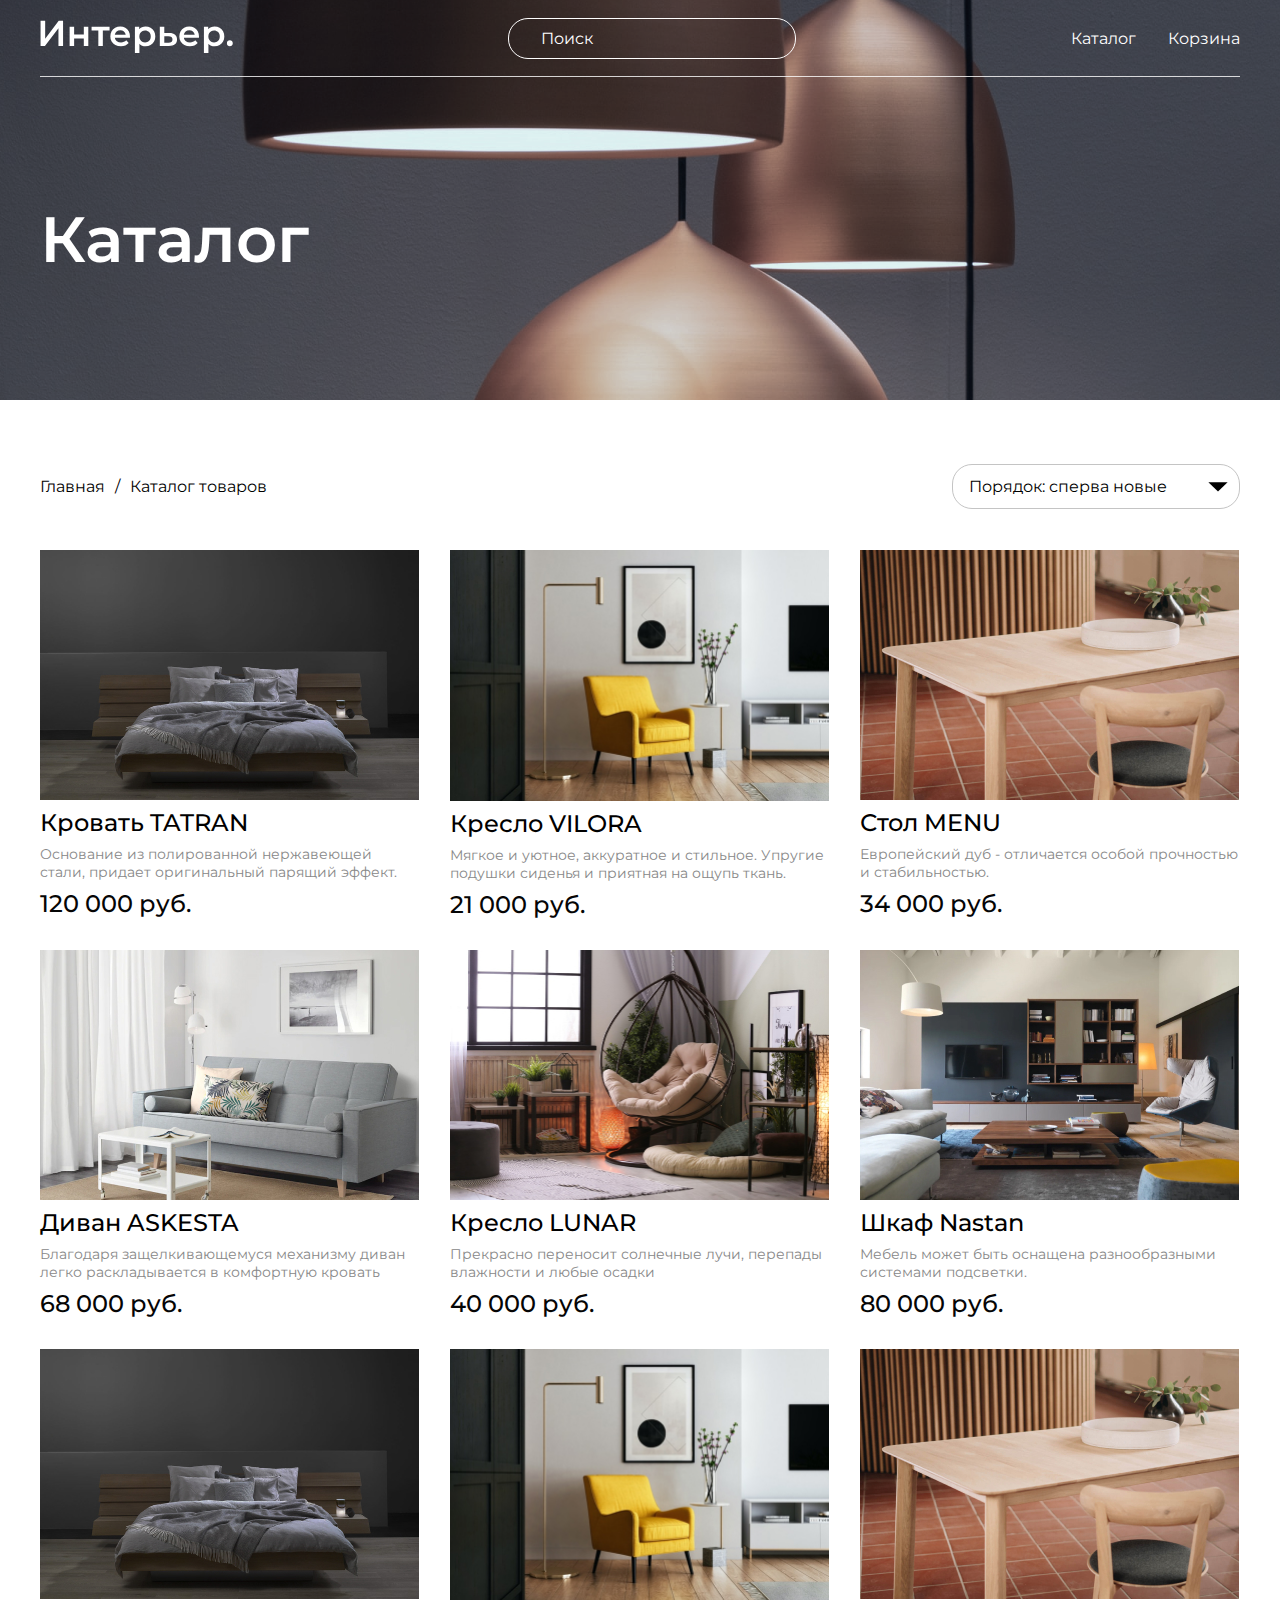
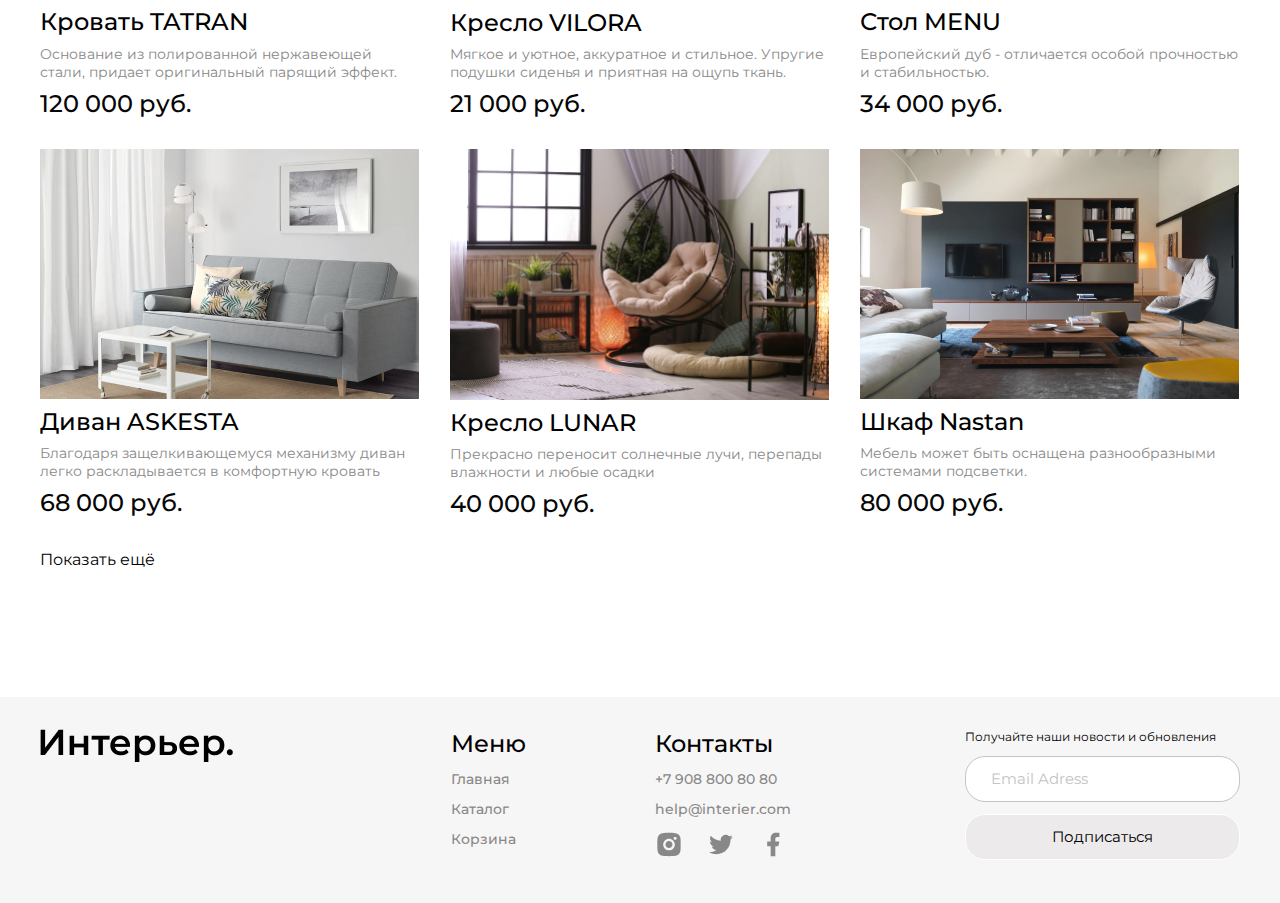
<file: catalog.html>
<!DOCTYPE html>
<html lang="en">

<head>
    <meta charset="UTF-8">
    <meta name="viewport" content="width=device-width, initial-scale=1.0">
    <title>Catalog</title>
    <link rel="preconnect" href="https://fonts.googleapis.com">
    <link rel="preconnect" href="https://fonts.gstatic.com" crossorigin>
    <link href="https://fonts.googleapis.com/css2?family=Montserrat:wght@400;500;600&display=swap" rel="stylesheet">
    <link
        href="https://fonts.googleapis.com/css?family=Poppins:100,100italic,200,200italic,300,300italic,regular,italic,500,500italic,600,600italic,700,700italic,800,800italic,900,900italic"
        rel="stylesheet" />
    <link rel="stylesheet" href="style.css">
    <link rel="stylesheet" href="style.scss">
</head>

<body class="body">
    <section class="top top_catalog center">
        <header class="header">
            <a class="logo" href="index.html"><img class="logo__img" src="img/Интерьер..svg" alt="Интерьер"></a>
            <input placeholder="Поиск" class="header__input" type="Поиск">
            <nav class="menu">
                <div>
                    <a class="menu__link" href="catalog.html">Каталог</a>
                </div>
                <div>
                    <a class="menu__link" href="cart.html">Корзина</a>
                </div>
            </nav>
            <div class="menu-mob">
                <a href="#"><svg xmlns="http://www.w3.org/2000/svg" width="20" height="19" viewBox="0 0 20 19"
                        fill="none">
                        <g clip-path="url(#clip0_310_614)">
                            <path
                                d="M5.7515 2.99141C4.59282 4.14838 3.91891 5.70363 3.86709 7.34023C3.81528 8.97682 4.38946 10.5716 5.47264 11.7995C6.55581 13.0275 8.06645 13.7962 9.69672 13.9491C11.2973 14.0991 12.8949 13.6444 14.1757 12.6766L17.5069 16.0085L17.5069 16.0085C17.5897 16.0914 17.6881 16.1571 17.7963 16.2019C17.9046 16.2468 18.0206 16.2698 18.1377 16.2698C18.2549 16.2698 18.3709 16.2468 18.4791 16.2019C18.5873 16.1571 18.6857 16.0914 18.7685 16.0085C18.8514 15.9257 18.9171 15.8274 18.9619 15.7191C19.0068 15.6109 19.0298 15.4949 19.0298 15.3777C19.0298 15.2606 19.0068 15.1446 18.9619 15.0363C18.9171 14.9281 18.8514 14.8298 18.7685 14.7469L18.7685 14.7469L15.4368 11.416C16.4021 10.135 16.8547 8.53846 16.7038 6.93943C16.5501 5.31054 15.7816 3.80139 14.5547 2.719C13.3277 1.63662 11.7345 1.06232 10.0992 1.11292C8.46381 1.16352 6.90917 1.83523 5.7515 2.99141ZM5.7515 2.99141L5.82216 3.06217L5.7515 2.99141ZM13.5895 4.25366C14.0271 4.68416 14.3751 5.19703 14.6135 5.76269C14.8518 6.32835 14.9758 6.93561 14.9783 7.54944C14.9808 8.16327 14.8618 8.77152 14.628 9.3391C14.3943 9.90669 14.0505 10.4224 13.6164 10.8564C13.1824 11.2905 12.6667 11.6343 12.0991 11.868C11.5315 12.1018 10.9233 12.2208 10.3094 12.2183C9.6956 12.2158 9.08834 12.0918 8.52268 11.8535C7.95702 11.6151 7.44415 11.2671 7.01365 10.8295C6.15334 9.95509 5.67341 8.77613 5.6784 7.54944C5.6834 6.32275 6.17291 5.14773 7.04032 4.28033C7.90772 3.41292 9.08274 2.92341 10.3094 2.91841C11.5361 2.91342 12.7151 3.39335 13.5895 4.25366Z"
                                fill="white" stroke="white" stroke-width="0.2" />
                        </g>
                        <defs>
                            <clipPath id="clip0_310_614">
                                <rect width="19" height="19" fill="white" transform="translate(0.800537)" />
                            </clipPath>
                        </defs>
                    </svg></a>
                <a href="catalog.html"><svg xmlns="http://www.w3.org/2000/svg" width="20" height="21"
                        viewBox="0 0 20 21" fill="none">
                        <rect x="0.800537" y="0.900024" width="4.57143" height="4.57143" fill="white" />
                        <rect x="0.800537" y="8.21436" width="4.57143" height="4.57143" fill="white" />
                        <rect x="0.800537" y="15.5286" width="4.57143" height="4.57143" fill="white" />
                        <rect x="8.11401" y="8.21436" width="4.57143" height="4.57143" fill="white" />
                        <rect x="8.11401" y="15.5286" width="4.57143" height="4.57143" fill="white" />
                        <rect x="8.11401" y="0.900024" width="4.57143" height="4.57143" fill="white" />
                        <rect x="15.4285" y="8.21436" width="4.57143" height="4.57143" fill="white" />
                        <rect x="15.4285" y="15.5286" width="4.57143" height="4.57143" fill="white" />
                        <rect x="15.4285" y="0.900024" width="4.57143" height="4.57143" fill="white" />
                    </svg></a>
                <a href="cart.html"><svg xmlns="http://www.w3.org/2000/svg" width="25" height="25" viewBox="0 0 25 25"
                        fill="none">
                        <path
                            d="M14.5834 20.8333C15.1359 20.8333 15.6658 20.6138 16.0566 20.2231C16.4473 19.8324 16.6667 19.3025 16.6667 18.75C16.6667 18.1974 16.4473 17.6675 16.0566 17.2768C15.6658 16.8861 15.1359 16.6666 14.5834 16.6666C14.0309 16.6666 13.501 16.8861 13.1103 17.2768C12.7196 17.6675 12.5001 18.1974 12.5001 18.75C12.5001 19.3025 12.7196 19.8324 13.1103 20.2231C13.501 20.6138 14.0309 20.8333 14.5834 20.8333ZM7.29174 20.8333C7.84428 20.8333 8.37418 20.6138 8.76488 20.2231C9.15558 19.8324 9.37508 19.3025 9.37508 18.75C9.37508 18.1974 9.15558 17.6675 8.76488 17.2768C8.37418 16.8861 7.84428 16.6666 7.29174 16.6666C6.73921 16.6666 6.20931 16.8861 5.81861 17.2768C5.4279 17.6675 5.20841 18.1974 5.20841 18.75C5.20841 19.3025 5.4279 19.8324 5.81861 20.2231C6.20931 20.6138 6.73921 20.8333 7.29174 20.8333ZM20.873 6.16975C21.133 6.16136 21.3796 6.05217 21.5606 5.86525C21.7416 5.67834 21.8428 5.42836 21.8428 5.16819C21.8428 4.90801 21.7416 4.65804 21.5606 4.47112C21.3796 4.28421 21.133 4.17501 20.873 4.16663H19.674C18.7345 4.16663 17.922 4.81871 17.7178 5.73538L16.4126 11.6125C16.2084 12.5291 15.3959 13.1812 14.4563 13.1812H6.63133L5.12924 7.17079H14.8636C15.1212 7.15904 15.3644 7.04844 15.5425 6.86199C15.7206 6.67555 15.82 6.42761 15.82 6.16975C15.82 5.91189 15.7206 5.66395 15.5425 5.47751C15.3644 5.29106 15.1212 5.18046 14.8636 5.16871H5.12924C4.82473 5.16862 4.5242 5.23796 4.25051 5.37145C3.97682 5.50495 3.73716 5.69909 3.54976 5.93911C3.36236 6.17913 3.23215 6.45872 3.16903 6.75662C3.10591 7.05452 3.11154 7.36289 3.1855 7.65829L4.68758 13.6666C4.79586 14.1002 5.046 14.485 5.39821 14.7601C5.75042 15.0351 6.18447 15.1844 6.63133 15.1843H14.4563C15.368 15.1845 16.2524 14.8736 16.9636 14.3032C17.6748 13.7327 18.1701 12.9368 18.3678 12.0468L19.674 6.16975H20.873Z"
                            fill="white" />
                    </svg></a>
            </div>
        </header>
        <div class="top__content">
            <h1 class="title-catalog">Каталог</h1>
        </div>
    </section>
    <section class="cat-link center">
        <nav>
            <div class="bread-crumbs">
                <a class="bread-crumbs-link" href="index.html"><span class="bread-crumbs_link">Главная</span></a>
                <a class="bread-crumbs-link" href="catalog.html"><span>Каталог товаров</span></a>
            </div>
        </nav>
        <div class="select">
            <select class="cat-select" name="cat-select" id="Standart">
                <option value="Option 1">Порядок: сперва новые</option>
            </select>
        </div>
    </section>
    <section class="product center">
        <div class="product_box">
            <div class="product_box_item">
                <img class="vodas" src="img/cat-tatran.jpg" alt="tatran">
                <div class="product_box_icon">
                    <a class="product_box_icon_item product_box_icon_item_vector" href="#"><img src="img/vector_bag.svg"
                            alt=""></a>
                    <a class="product_box_icon_item product_box_icon_item_cool" href="#"><img src="img/vector_heart.svg"
                            alt=""></a>
                </div>
                <h2 class="product_name">Кровать TATRAN</h2>
                <p class="product_text">Основание из полированной нержавеющей стали, придает оригинальный парящий
                    эффект.</p>
                <h2 class="product_price">120 000 руб.</h2>
            </div>
            <div class="product_box_item">
                <img class="vodas" src="img/cat-vilora.jpg" alt="cat-vilora">
                <div class="product_box_icon">
                    <a class="product_box_icon_item product_box_icon_item_vector" href="#"><img src="img/vector_bag.svg"
                            alt=""></a>
                    <a class="product_box_icon_item product_box_icon_item_cool" href="#"><img src="img/vector_heart.svg"
                            alt=""></a>
                </div>
                <h2 class="product_name">Кресло VILORA</h2>
                <p class="product_text">Мягкое и уютное, аккуратное и стильное. Упругие подушки сиденья и приятная на
                    ощупь
                    ткань. </p>
                <h2 class="product_price">21 000 руб.</h2>
            </div>
            <div class="product_box_item">
                <img class="vodas" src="img/cat-menu.jpg" alt="cat-menu">
                <div class="product_box_icon">
                    <a class="product_box_icon_item product_box_icon_item_vector" href="#"><img src="img/vector_bag.svg"
                            alt=""></a>
                    <a class="product_box_icon_item product_box_icon_item_cool" href="#"><img src="img/vector_heart.svg"
                            alt=""></a>
                </div>
                <h2 class="product_name">Стол MENU</h2>
                <p class="product_text">Европейский дуб - отличается особой прочностью и стабильностью.</p>
                <h2 class="product_price">34 000 руб.</h2>
            </div>
            <div class="product_box_item">
                <img class="vodas" src="img/cat-asketa.jpg" alt="cat-asketa">
                <div class="product_box_icon">
                    <a class="product_box_icon_item product_box_icon_item_vector" href="#"><img src="img/vector_bag.svg"
                            alt=""></a>
                    <a class="product_box_icon_item product_box_icon_item_cool" href="#"><img src="img/vector_heart.svg"
                            alt=""></a>
                </div>
                <h2 class="product_name">Диван ASKESTA</h2>
                <p class="product_text">Благодаря защелкивающемуся механизму диван легко раскладывается в комфортную
                    кровать
                </p>
                <h2 class="product_price">68 000 руб.</h2>
            </div>
            <div class="product_box_item">
                <img class="vodas" src="img/cat-lunar.jpg" alt="cat-lunar">
                <div class="product_box_icon">
                    <a class="product_box_icon_item product_box_icon_item_vector" href="#"><img src="img/vector_bag.svg"
                            alt=""></a>
                    <a class="product_box_icon_item product_box_icon_item_cool" href="#"><img src="img/vector_heart.svg"
                            alt=""></a>
                </div>
                <h2 class="product_name">Кресло LUNAR</h2>
                <p class="product_text">Прекрасно переносит солнечные лучи, перепады влажности и любые осадки</p>
                <h2 class="product_price">40 000 руб.</h2>
            </div>
            <div class="product_box_item">
                <img class="vodas" src="img/cat-nastan.jpg" alt="cat-nastan">
                <div class="product_box_icon">
                    <a class="product_box_icon_item product_box_icon_item_vector" href="#"><img src="img/vector_bag.svg"
                            alt=""></a>
                    <a class="product_box_icon_item product_box_icon_item_cool" href="#"><img src="img/vector_heart.svg"
                            alt=""></a>
                </div>
                <h2 class="product_name">Шкаф Nastan</h2>
                <p class="product_text">Мебель может быть оснащена разнообразными системами подсветки.</p>
                <h2 class="product_price">80 000 руб.</h2>
            </div>
            <div class="product_box_item">
                <img class="vodas" src="img/cat-tatran.jpg" alt="tatren">
                <div class="product_box_icon">
                    <a class="product_box_icon_item product_box_icon_item_vector" href="#"><img src="img/vector_bag.svg"
                            alt=""></a>
                    <a class="product_box_icon_item product_box_icon_item_cool" href="#"><img src="img/vector_heart.svg"
                            alt=""></a>
                </div>
                <h2 class="product_name">Кровать TATRAN</h2>
                <p class="product_text">Основание из полированной нержавеющей стали, придает оригинальный парящий
                    эффект.</p>
                <h2 class="product_price">120 000 руб.</h2>
            </div>
            <div class="product_box_item">
                <img class="vodas" src="img/cat-vilora.jpg" alt="vilora">
                <div class="product_box_icon">
                    <a class="product_box_icon_item product_box_icon_item_vector" href="#"><img src="img/vector_bag.svg"
                            alt=""></a>
                    <a class="product_box_icon_item product_box_icon_item_cool" href="#"><img src="img/vector_heart.svg"
                            alt=""></a>
                </div>
                <h2 class="product_name">Кресло VILORA</h2>
                <p class="product_text">Мягкое и уютное, аккуратное и стильное. Упругие подушки сиденья и приятная на
                    ощупь
                    ткань. </p>
                <h2 class="product_price">21 000 руб.</h2>
            </div>
            <div class="product_box_item">
                <img class="vodas" src="img/cat-menu.jpg" alt="cat-menu">
                <div class="product_box_icon">
                    <a class="product_box_icon_item product_box_icon_item_vector" href="#"><img src="img/vector_bag.svg"
                            alt=""></a>
                    <a class="product_box_icon_item product_box_icon_item_cool" href="#"><img src="img/vector_heart.svg"
                            alt=""></a>
                </div>
                <h2 class="product_name">Стол MENU</h2>
                <p class="product_text">Европейский дуб - отличается особой прочностью и стабильностью.</p>
                <h2 class="product_price">34 000 руб.</h2>
            </div>
            <div class="product_box_item">
                <img class="vodas" src="img/cat-asketa.jpg" alt="cat-asketa">
                <div class="product_box_icon">
                    <a class="product_box_icon_item product_box_icon_item_vector" href="#"><img src="img/vector_bag.svg"
                            alt=""></a>
                    <a class="product_box_icon_item product_box_icon_item_cool" href="#"><img src="img/vector_heart.svg"
                            alt=""></a>
                </div>
                <h2 class="product_name">Диван ASKESTA</h2>
                <p class="product_text">Благодаря защелкивающемуся механизму диван легко раскладывается в комфортную
                    кровать
                </p>
                <h2 class="product_price">68 000 руб.</h2>
            </div>
            <div class="product_box_item">
                <img class="vodas" src="img/cat-lunar.jpg" alt="cat-lunar">
                <div class="product_box_icon">
                    <a class="product_box_icon_item product_box_icon_item_vector" href="#"><img src="img/vector_bag.svg"
                            alt=""></a>
                    <a class="product_box_icon_item product_box_icon_item_cool" href="#"><img src="img/vector_heart.svg"
                            alt=""></a>
                </div>
                <h2 class="product_name">Кресло LUNAR</h2>
                <p class="product_text">Прекрасно переносит солнечные лучи, перепады влажности и любые осадки</p>
                <h2 class="product_price">40 000 руб.</h2>
            </div>
            <div class="product_box_item">
                <img class="vodas" src="img/cat-nastan.jpg" alt="cat-nastan">
                <div class="product_box_icon">
                    <a class="product_box_icon_item product_box_icon_item_vector" href="#"><img src="img/vector_bag.svg"
                            alt=""></a>
                    <a class="product_box_icon_item product_box_icon_item_cool" href="#"><img src="img/vector_heart.svg"
                            alt=""></a>
                </div>
                <h2 class="product_name">Шкаф Nastan</h2>
                <p class="product_text">Мебель может быть оснащена разнообразными системами подсветки.</p>
                <h2 class="product_price">80 000 руб.</h2>
            </div>
        </div>
    </section>
    <div class="box_bot_link center">
        <a class="cat-more" href="#">Показать ещё</a>
    </div>
    <footer class="footer center">
        <a class="footer_logo" href="index.html"><img src="img/Интерьер2..png" alt="logo"></a>
        <div class="footer_content">
            <div class="footer_info">
                <nav class="footer_menu">
                    <h4 class="footer_heading">Меню</h4>
                    <a class="footer_link" href="index.html">Главная</a>
                    <a class="footer_link" href="catalog.html">Каталог</a>
                    <a class="footer_link" href="cart.html">Корзина</a>
                </nav>
                <div class="footer_item">
                    <h4 class="footer_heading">Контакты</h4>
                    <a class="footer_link" href="tel:+79288008080">+7 908 800 80 80</a>
                    <a class="footer_link" href="mailto:help@interier.com">help@interier.com</a>
                    <div class="footer_icons">
                        <a href="#"><svg class="footer_icon" width="28" height="29" viewBox="0 0 28 29" fill="none" xmlns="http://www.w3.org/2000/svg">
                            <g clip-path="url(#clip0_5139_60)">
                            <path d="M14 2.83398C17.1698 2.83398 17.5653 2.84565 18.809 2.90398C20.0515 2.96232 20.8973 3.15715 21.6417 3.44648C22.4117 3.74282 23.0603 4.14415 23.709 4.79165C24.3022 5.37486 24.7613 6.08034 25.0542 6.85898C25.3423 7.60215 25.5383 8.44915 25.5967 9.69165C25.6515 10.9353 25.6667 11.3308 25.6667 14.5007C25.6667 17.6705 25.655 18.066 25.5967 19.3097C25.5383 20.5522 25.3423 21.398 25.0542 22.1423C24.7621 22.9214 24.303 23.627 23.709 24.2097C23.1256 24.8027 22.4202 25.2617 21.6417 25.5548C20.8985 25.843 20.0515 26.039 18.809 26.0973C17.5653 26.1522 17.1698 26.1673 14 26.1673C10.8302 26.1673 10.4347 26.1557 9.191 26.0973C7.9485 26.039 7.10267 25.843 6.35834 25.5548C5.57938 25.2625 4.87378 24.8034 4.291 24.2097C3.69764 23.6265 3.23859 22.921 2.94584 22.1423C2.6565 21.3992 2.46167 20.5522 2.40334 19.3097C2.3485 18.066 2.33334 17.6705 2.33334 14.5007C2.33334 11.3308 2.345 10.9353 2.40334 9.69165C2.46167 8.44798 2.6565 7.60332 2.94584 6.85898C3.23778 6.07986 3.69694 5.37419 4.291 4.79165C4.87395 4.19809 5.5795 3.739 6.35834 3.44648C7.10267 3.15715 7.94734 2.96232 9.191 2.90398C10.4347 2.84915 10.8302 2.83398 14 2.83398ZM14 8.66732C12.4529 8.66732 10.9692 9.2819 9.87521 10.3759C8.78125 11.4698 8.16667 12.9536 8.16667 14.5007C8.16667 16.0477 8.78125 17.5315 9.87521 18.6254C10.9692 19.7194 12.4529 20.334 14 20.334C15.5471 20.334 17.0308 19.7194 18.1248 18.6254C19.2188 17.5315 19.8333 16.0477 19.8333 14.5007C19.8333 12.9536 19.2188 11.4698 18.1248 10.3759C17.0308 9.2819 15.5471 8.66732 14 8.66732ZM21.5833 8.37565C21.5833 7.98888 21.4297 7.61794 21.1562 7.34445C20.8827 7.07096 20.5118 6.91732 20.125 6.91732C19.7382 6.91732 19.3673 7.07096 19.0938 7.34445C18.8203 7.61794 18.6667 7.98888 18.6667 8.37565C18.6667 8.76243 18.8203 9.13336 19.0938 9.40685C19.3673 9.68034 19.7382 9.83398 20.125 9.83398C20.5118 9.83398 20.8827 9.68034 21.1562 9.40685C21.4297 9.13336 21.5833 8.76243 21.5833 8.37565ZM14 11.0007C14.9283 11.0007 15.8185 11.3694 16.4749 12.0258C17.1313 12.6822 17.5 13.5724 17.5 14.5007C17.5 15.4289 17.1313 16.3191 16.4749 16.9755C15.8185 17.6319 14.9283 18.0007 14 18.0007C13.0717 18.0007 12.1815 17.6319 11.5251 16.9755C10.8688 16.3191 10.5 15.4289 10.5 14.5007C10.5 13.5724 10.8688 12.6822 11.5251 12.0258C12.1815 11.3694 13.0717 11.0007 14 11.0007Z" fill="#888888"/>
                            </g>
                            <defs>
                            <clipPath id="clip0_5139_60">
                            <rect width="28" height="28" fill="white" transform="translate(0 0.50061)"/>
                            </clipPath>
                            </defs>
                            </svg>
                            </a>
                        <a href="#"><svg class="footer_icon" width="28" height="29" viewBox="0 0 28 29" fill="none" xmlns="http://www.w3.org/2000/svg">
                            <g clip-path="url(#clip0_5139_57)">
                            <path d="M25.8557 7.09919C24.965 7.49317 24.0205 7.75191 23.0533 7.86686C24.0727 7.2572 24.8357 6.29771 25.2 5.16719C24.2433 5.73652 23.1945 6.13552 22.1013 6.35136C21.3671 5.5657 20.3938 5.04465 19.3328 4.86921C18.2718 4.69377 17.1826 4.87376 16.2345 5.38122C15.2864 5.88868 14.5325 6.69516 14.09 7.67528C13.6475 8.65541 13.5412 9.75427 13.7877 10.801C11.8476 10.7038 9.94973 10.1996 8.21718 9.3213C6.48462 8.44296 4.95616 7.21008 3.73101 5.70269C3.29735 6.44755 3.06946 7.29429 3.07067 8.15619C3.07067 9.84786 3.93167 11.3424 5.24067 12.2174C4.46602 12.193 3.70841 11.9838 3.03101 11.6072V11.6679C3.03124 12.7945 3.42111 13.8864 4.1345 14.7584C4.84789 15.6304 5.8409 16.2289 6.94517 16.4524C6.22606 16.6472 5.47203 16.676 4.74017 16.5364C5.05152 17.5061 5.65835 18.3543 6.4757 18.962C7.29305 19.5697 8.27999 19.9066 9.29834 19.9255C8.28624 20.7204 7.12738 21.308 5.88804 21.6547C4.64869 22.0014 3.35316 22.1005 2.07551 21.9462C4.30582 23.3805 6.90212 24.142 9.55384 24.1395C18.529 24.1395 23.4372 16.7044 23.4372 10.2562C23.4372 10.0462 23.4313 9.83386 23.422 9.62619C24.3773 8.93572 25.2019 8.08038 25.8568 7.10036L25.8557 7.09919Z" fill="#888888"/>
                            </g>
                            <defs>
                            <clipPath id="clip0_5139_57">
                            <rect width="28" height="28" fill="white" transform="translate(0 0.500488)"/>
                            </clipPath>
                            </defs>
                            </svg>
                            </a>
                        <a href="#"><svg class="footer_icon" width="28" height="29" viewBox="0 0 28 29" fill="none" xmlns="http://www.w3.org/2000/svg">
                            <g clip-path="url(#clip0_5139_54)">
                            <path d="M16.3333 16.2218H19.25L20.4167 11.5552H16.3333V9.22184C16.3333 8.02018 16.3333 6.88851 18.6667 6.88851H20.4167V2.96851C20.0363 2.91834 18.6002 2.80518 17.0835 2.80518C13.916 2.80518 11.6667 4.73834 11.6667 8.28851V11.5552H8.16666V16.2218H11.6667V26.1385H16.3333V16.2218Z" fill="#888888"/>
                            </g>
                            <defs>
                            <clipPath id="clip0_5139_54">
                            <rect width="28" height="28" fill="white" transform="translate(0 0.471802)"/>
                            </clipPath>
                            </defs>
                            </svg>
                            </a>
                    </div>
                </div>
            </div>
            <form class="footer_form">
                <p class="info">Получайте наши новости и обновления</p>
                <input class="footer_form_email" type="email" placeholder="Email Adress">
                <button class="button">Подписаться</button>
            </form>
        </div>
    </footer>
</body>

</html>
</file>
<file: style.css>
@charset "UTF-8";
@import url("https://fonts.googleapis.com/css2?family=Montserrat:wght@400;500;600&family=Poppins:wght@400;500;600&display=swap");
@media (max-width: 1024px) {
  .center {
    padding-left: calc(50% - 393px);
    padding-right: calc(50% - 393px);
  }
  .top {
    background-size: auto;
  }
  .for_item {
    min-height: 268px;
  }
  .product_box {
    gap: 29px;
    row-gap: 39px;
  }
  .footer_logo {
    display: none;
  }
  .cart {
    display: flex;
    flex-wrap: wrap;
  }
  .cat_items1 {
    grid-template-columns: repeat(2, 1fr);
  }
  .cat-items {
    width: 345px;
  }
}
@media (min-width: 768px) and (max-width: 833px) {
  .center {
    padding-left: 24px;
    padding-right: 24px;
  }
  .product_box_item {
    width: 345px;
  }
  .heading {
    font-size: 42px;
  }
  .product_text {
    font-size: 14px;
  }
  .cart-content {
    width: 786px;
  }
}
@keyframes rotate-center {
  0% {
    transform: rotate(0);
  }
  100% {
    transform: rotate(360deg);
  }
}
.cart {
  display: grid;
  grid-template-columns: repeat(12, 1fr);
  gap: 32px;
  margin-top: 64px;
}
.cart-link-box {
  gap: 30px;
  display: flex;
}
.cart-link-box1 {
  color: black;
}
.cart-link-box2 {
  color: black;
  text-decoration: none;
}
.cart-link-box2:hover {
  text-decoration: underline;
}
.cart-name-box {
  display: flex;
  justify-content: space-between;
  padding-bottom: 14px;
}
.cart-item {
  border-top: 0.5px solid #CACDD8;
  padding-top: 25px;
  padding-bottom: 32px;
  display: flex;
  justify-content: space-between;
  align-items: flex-start;
}
.cart-left {
  display: flex;
  gap: 32px;
}
.cart-info {
  width: 276px;
  display: flex;
  flex-direction: column;
  gap: 16px;
}
.cart-form {
  display: flex;
  flex-direction: column;
  border-radius: 20px;
  height: 556px;
  grid-column: span 4;
  border-radius: 20px;
  background: #F7F6F6;
  align-items: center;
}
.cart-content {
  grid-column: span 8;
}
.cart_stol {
  color: #000;
  font-size: 24px;
  font-style: normal;
  font-weight: 500;
  line-height: normal;
  text-decoration: none;
}
.cart_stol_text {
  width: 276px;
  color: #888;
  font-size: 14px;
  font-style: normal;
  font-weight: 400;
  line-height: normal;
}
.cart_stol_money {
  color: #050505;
  font-family: Montserrat;
  font-size: 16px;
  font-style: normal;
  font-weight: 500;
  line-height: normal;
}
.cart_number1 {
  width: 71px;
  height: 51px;
  background: #F7F6F6;
  border-radius: 6px;
  outline: none;
  border: none;
  color: var(--color-7, #000);
  text-align: center;
  font-size: 14px;
  font-style: normal;
  font-weight: 600;
  line-height: 210%;
  padding-left: 16px;
  padding-right: 16px;
  box-sizing: border-box;
  font-family: "Poppins", sans-serif;
}
.cart-box-button {
  display: flex;
  gap: 7px;
  margin-top: 18px;
}
.cart_button {
  width: 200px;
  height: 37px;
  display: block;
  color: #020202;
  text-align: center;
  font-size: 14px;
  font-style: normal;
  font-weight: 400;
  line-height: normal;
  border-radius: 50px;
  border: 1px solid #000;
  text-decoration: none;
  display: flex;
  flex-direction: column;
  justify-content: center;
}
.cart_button:hover {
  background: #000;
  color: #FFFFFF;
}
.cart-p {
  width: 200px;
  height: 37px;
  display: block;
  font-style: normal;
  font-weight: 400;
  font-size: 14px;
  line-height: 17px;
  display: flex;
  align-items: center;
  justify-content: center;
  border: 1px solid #000;
  border-radius: 50px;
  color: #020202;
  text-decoration: none;
  align-self: center;
  width: 290px;
  animation: rotate-center 2s ease-in-out 1s 3 both;
}
.cart-p:hover {
  background: #000;
  color: #FFFFFF;
}

.form {
  padding-top: 42px;
  padding-left: 27px;
  padding-right: 32px;
}
.form_box {
  padding-top: 32px;
  gap: 41px;
  display: flex;
  flex-direction: column;
}
.form_heading {
  color: #000;
  text-align: center;
  font-size: 24px;
  font-style: normal;
  font-weight: 600;
  line-height: normal;
}
.form_item {
  border: none;
  border-bottom: 1px solid #CACDD8;
  background: transparent;
  color: #000;
  font-size: 14px;
  font-style: normal;
  font-weight: 400;
  line-height: normal;
  gap: 41px;
  outline: none;
  padding-bottom: 3px;
}
.form_item::-moz-placeholder {
  color: #000;
  font-family: "Montserrat", sans-serif;
}
.form_item::placeholder {
  color: #000;
  font-family: "Montserrat", sans-serif;
}
.form-text {
  color: #000;
  font-size: 24px;
  font-style: normal;
  font-weight: 500;
  line-height: normal;
  margin-top: 23px;
  text-align: center;
  margin-bottom: 18px;
}

@media (max-width: 1024px) {
  .center {
    padding-left: calc(50% - 393px);
    padding-right: calc(50% - 393px);
  }
  .top {
    background-size: auto;
  }
  .for_item {
    min-height: 268px;
  }
  .product_box {
    gap: 29px;
    row-gap: 39px;
  }
  .footer_logo {
    display: none;
  }
  .cart {
    display: flex;
    flex-wrap: wrap;
  }
  .cat_items1 {
    grid-template-columns: repeat(2, 1fr);
  }
  .cat-items {
    width: 345px;
  }
}
@media (min-width: 768px) and (max-width: 833px) {
  .center {
    padding-left: 24px;
    padding-right: 24px;
  }
  .product_box_item {
    width: 345px;
  }
  .heading {
    font-size: 42px;
  }
  .product_text {
    font-size: 14px;
  }
  .cart-content {
    width: 786px;
  }
}
@media (max-width: 767px) {
  .center {
    padding-left: 16px;
    padding-right: 16px;
  }
  .header {
    padding-top: 32px;
    border-bottom: none;
  }
  .header__input {
    display: none;
  }
  .top_cart {
    background-position: -748px -5px;
    background-size: auto;
  }
  .logo__img {
    width: 99px;
  }
  .menu-mob {
    display: block;
    display: flex;
    align-items: center;
    gap: 32px;
  }
  .menu__link:hover {
    text-decoration: underline;
  }
  .menu__link {
    display: none;
  }
  .title {
    text-align: center;
    font-size: 48px;
    font-weight: 600;
  }
  .title-catalog {
    text-align: center;
    font-size: 48px;
    margin-top: -26px;
  }
  .title-cart {
    text-align: center;
    font-size: 48px;
    margin-top: 96px;
  }
  .top {
    background-size: auto;
  }
  .top_catalog {
    background-position: -303px;
  }
  .top__text {
    text-align: center;
    font-size: 16px;
    font-weight: 400;
    line-height: 32px;
  }
  .top__link {
    font-size: 14px;
  }
  .top__content {
    display: flex;
    flex-direction: column;
    align-items: center;
  }
  .heading {
    color: #000;
    font-size: 24px;
    font-style: normal;
    font-weight: 600;
    line-height: normal;
  }
  .for {
    grid-template-columns: repeat(4, 1fr);
    gap: 16px;
  }
  .for_item {
    grid-column: 1/-1;
    height: 375px;
    font-size: 28px;
  }
  .for_item_big {
    height: 243px;
  }
  .product_box_item {
    width: 342px;
  }
  .product_name {
    font-size: 18px;
  }
  .product_price {
    font-size: 18px;
  }
  .footer {
    padding-bottom: 32px;
  }
  .footer_content {
    justify-content: center;
    gap: 34px;
  }
  .footer_info {
    gap: 100px;
  }
  .catalog {
    font-size: 24px;
  }
  .link-box {
    padding-top: 32px;
  }
  .cat-link {
    display: flex;
    flex-wrap: wrap;
    gap: 16px;
  }
  .cart_stol {
    font-size: 18px;
  }
  .cart_stol_text {
    font-size: 12px;
  }
  .cart_stol_money {
    font-size: 12px;
  }
  .cart_menu {
    display: none;
  }
  .cart_button {
    font-size: 12px;
    width: 166px;
  }
  .mob-logo {
    display: block;
  }
  .link-box {
    padding-bottom: 32px;
  }
}
* {
  margin: 0px;
  padding: 0px;
  box-sizing: border-box;
}

.center {
  padding-left: calc(50% - 600px);
  padding-right: calc(50% - 600px);
}

.header {
  height: 77px;
  display: flex;
  flex-wrap: wrap;
  justify-content: space-between;
  border-bottom: 0.5px solid rgba(255, 255, 255, 0.8);
  align-items: center;
}
.header__input {
  width: 288px;
  height: 41px;
  border-radius: 20px;
  border: 1px solid #ffffff;
  background-color: transparent;
  outline: none;
  font-size: 16px;
  font-style: normal;
  font-weight: 400;
  line-height: normal;
  color: #ffffff;
  padding-left: 32px;
  padding-right: 32px;
  box-sizing: border-box;
  margin-top: 16px;
  margin-bottom: 16px;
  font-family: "Montserrat", sans-serif;
}
.header__input::-moz-placeholder {
  color: #ffffff;
}
.header__input::placeholder {
  color: #ffffff;
}

.top-line {
  height: 0px;
}

.logo {
  margin-top: 16px;
  margin-bottom: 16px;
}

.body {
  font-family: "Montserrat", sans-serif;
}

.menu {
  display: flex;
  flex-wrap: wrap;
  gap: 32px;
  margin-top: 16px;
  margin-bottom: 16px;
}
.menu-mob {
  display: none;
}

.menu__link {
  font-size: 16px;
  line-height: 20px;
  font-size: 16px;
  font-style: normal;
  font-weight: 400;
  line-height: normal;
  color: #ffffff;
  text-decoration: none;
}
.menu__link:hover {
  text-decoration: underline;
}

.top {
  height: 735px;
  background-image: url(img/body_head.jpg);
  background-repeat: no-repeat;
  background-position: center;
  background-size: cover;
}

.top__link {
  color: #ffffff;
  font-family: Montserrat;
  font-size: 16px;
  font-style: normal;
  font-weight: 400;
  line-height: 24px;
  text-decoration: none;
}
.top__link:hover {
  text-decoration: underline;
}

.top_link2 {
  color: #000;
  font-family: Montserrat;
  font-size: 16px;
  font-style: normal;
  font-weight: 400;
  line-height: 24px;
  text-decoration-line: underline;
  display: flex;
  margin-bottom: 64px;
  text-decoration: none;
  margin-top: 39px;
}
.top_link2:hover {
  text-decoration: underline;
}

.title {
  font-size: 64px;
  line-height: 70px;
  color: #ffffff;
  font-size: 64px;
  font-style: normal;
  font-weight: 600;
  max-width: 792px;
  margin-top: 64px;
  margin-bottom: 16px;
}
.title-catalog {
  padding-top: 127px;
  font-size: 64px;
  line-height: 70px;
  color: #ffffff;
  font-size: 64px;
  font-style: normal;
  font-weight: 600;
  max-width: 792px;
  margin-bottom: 16px;
}
.title-cart {
  padding-bottom: 100px;
  font-size: 64px;
  line-height: 70px;
  color: #ffffff;
  font-size: 64px;
  font-style: normal;
  font-weight: 600;
  max-width: 792px;
  margin-top: 127px;
}

.for {
  display: grid;
  gap: 32px;
  grid-template-columns: repeat(12, 1fr);
  margin-top: 32px;
}

.for_item {
  height: 415px;
  grid-column: span 4;
  text-decoration: none;
  color: #ffffff;
  text-align: center;
  font-size: 34px;
  font-style: normal;
  font-weight: 600;
  line-height: normal;
  display: flex;
  justify-content: center;
  align-items: center;
}

.for_item_1big {
  background-image: url(img/for1.jpeg);
  grid-column: span 6;
}

.for_item_2big {
  background-image: url(img/for2.jpg);
  grid-column: span 6;
}

.for_item_3 {
  background-image: url(img/for3.jpg);
}

.for_item_4 {
  background-image: url(img/for4.jpg);
}

.for_item_5 {
  background-image: url(img/for5.jpg);
}

.heading {
  color: #000;
  font-size: 47px;
  font-style: normal;
  font-weight: 600;
  line-height: normal;
  padding-top: 64px;
}

.catalog {
  color: #000;
  font-size: 48px;
  font-style: normal;
  font-weight: 600;
  line-height: normal;
  margin-top: 64px;
  margin-bottom: 16px;
}

.top__text {
  font-size: 24px;
  line-height: 32px;
  color: #ffffff;
  font-size: 24px;
  font-style: normal;
  font-weight: 400;
  line-height: 32px;
  margin-bottom: 16px;
}

.product {
  display: flex;
  flex-wrap: wrap;
  gap: 31px;
}
.product_box {
  display: flex;
  gap: 31px;
  flex-wrap: wrap;
}

.money {
  display: flex;
  gap: 32px;
}

.vodas {
  position: relative;
  width: 100%;
}

.product_box_item {
  width: 379px;
  display: flex;
  flex-direction: row;
  flex-wrap: wrap;
  gap: 8px;
}

.product_name {
  color: #000;
  font-size: 24px;
  font-style: normal;
  font-weight: 500;
  line-height: normal;
}

.product_text {
  color: #888;
  font-size: 14px;
  font-style: normal;
  font-weight: 400;
  line-height: normal;
}

.product_price {
  font-weight: 500;
  font-size: 24px;
  line-height: 29px;
  color: #050505;
}

.product_price_sale {
  text-decoration-line: line-through;
  color: #888888;
}

.footer_heading {
  color: #000;
  font-size: 24px;
  font-style: normal;
  font-weight: 500;
  line-height: normal;
}

.footer_link {
  color: #888;
  font-size: 14px;
  font-style: normal;
  font-weight: 500;
  line-height: normal;
  text-decoration: none;
}
.footer_link:hover {
  text-decoration: underline;
}

.menu-body:hover {
  text-decoration-line: underline;
}

.info {
  font-size: 14px;
  line-height: 16px;
  color: #000000;
}

.info {
  color: #000;
  font-size: 12px;
  font-style: normal;
  font-weight: 400;
  line-height: normal;
}

.email {
  background: #ffffff;
  border: 1px solid #c4c4c4;
  box-sizing: border-box;
  border-radius: 20px;
  font-style: normal;
  font-weight: normal;
  font-size: 15px;
  line-height: 18px;
  color: #c4c4c4;
  width: 275px;
  height: 46px;
  padding-left: 25px;
  padding-right: 25px;
  color: #c4c4c4;
}
.email ::-moz-placeholder {
  font-family: inherit;
}
.email ::placeholder {
  font-family: inherit;
}

.button {
  background: rgba(222, 215, 215, 0.41);
  border: 1px solid #ffffff;
  box-sizing: border-box;
  border-radius: 20px;
  width: 275px;
  height: 46px;
  font-size: 15px;
  line-height: 18px;
  color: #000000;
  font-family: inherit;
}
.button:hover {
  background-color: #000;
  color: white;
}

.footer {
  background: #f7f6f6;
  padding-top: 32px;
  margin-top: 64px;
  padding-bottom: 40px;
  display: flex;
  flex-wrap: wrap;
  justify-content: space-between;
}
.footer_form {
  gap: 12px;
  font-family: inherit;
}
.footer_icon:hover path {
  fill: pink;
}

.footer_content {
  width: 789px;
  display: flex;
  flex-wrap: wrap;
  justify-content: space-between;
}

.footer_menu {
  display: flex;
  flex-direction: column;
  gap: 12px;
}
.footer_menu_menu-page {
  color: #000;
  font-family: Montserrat;
  font-size: 24px;
  font-style: normal;
  font-weight: 500;
  line-height: normal;
}

.footer_item {
  display: flex;
  flex-direction: column;
  gap: 12px;
}

.footer_info {
  display: flex;
  gap: 129px;
}

.footer_form {
  display: flex;
  flex-direction: column;
}
.footer_form_email {
  background: #ffffff;
  border: 1px solid #c4c4c4;
  box-sizing: border-box;
  border-radius: 20px;
  font-style: normal;
  font-weight: normal;
  font-size: 15px;
  line-height: 18px;
  color: #c4c4c4;
  width: 275px;
  height: 46px;
  padding-left: 25px;
  padding-right: 25px;
  color: #000000;
  font-family: inherit;
}
.footer_form_email::-moz-placeholder {
  color: #c4c4c4;
}
.footer_form_email::placeholder {
  color: #c4c4c4;
}

.footer_icons {
  display: flex;
  align-items: center;
  gap: 24px;
}

/*Каталог*/
.top_catalog {
  height: 400px;
  background-image: url(img/catalog-background.png);
  background-repeat: no-repeat;
  background-position: center;
  background-size: cover;
}

.cat-link {
  display: flex;
  justify-content: space-between;
  align-items: center;
  margin-top: 64px;
  margin-bottom: 41px;
}

.cat_items1 {
  display: grid;
  grid-template-columns: repeat(3, 1fr);
  gap: 32px;
}

.cat_items {
  display: flex;
  flex-direction: row;
  flex-wrap: wrap;
  gap: 8px;
  width: 378px;
}

.bread-crumbs {
  display: flex;
  gap: 10px;
  text-decoration: none;
  color: #000;
  align-items: baseline;
}

.cat-select {
  display: block;
  padding: 0.75rem 2.5rem 0.75rem 1rem;
  background: none;
  font-family: inherit;
  font-size: 1rem;
  color: #000000;
  background-image: url(img/Polygon.svg);
  -webkit-appearance: none;
     -moz-appearance: none;
          appearance: none;
  background-repeat: no-repeat, repeat;
  background-position: right 0.7em top 50%, 0 0;
  background-size: 20px 11px;
  border-radius: 20px;
  border: 1px solid #c4c4c4;
  width: 288px;
}

.cat-select:after {
  content: "";
  display: block;
  border-style: solid;
  border-width: 6px 5px 0 5px;
  border-color: #000 transparent transparent transparent;
  pointer-events: none;
  position: absolute;
  top: 50%;
  right: 1rem;
  z-index: 1;
  margin-top: -3px;
}

.cat-more {
  color: #000;
  text-decoration: none;
}
.cat-more:hover {
  text-decoration: underline;
}

.box_bot_link {
  margin-top: 32px;
  padding-bottom: 64px;
}

.bread-crumbs-link {
  color: #000;
  font-size: 16px;
  font-style: normal;
  font-weight: 400;
  line-height: 32px;
  text-decoration: none;
}
.bread-crumbs-link:hover span {
  text-decoration: underline;
}

.bread-crumbs-link:not(:last-child):after {
  content: "/";
  padding-left: 10px;
}

.top_cart {
  height: 400px;
  background-image: url(img/background-cart.jpg);
  background-repeat: no-repeat;
  background-position: center;
  background-size: cover;
}

.product_box_icon {
  position: absolute;
  right: 5px;
  top: 20px;
  display: none;
}
.product_box_icon_item {
  padding-right: 20px;
}
.product_box_icon_item_vector {
  filter: drop-shadow(1px 0px 3px rgb(4, 0, 255));
}
.product_box_icon_item_cool {
  filter: drop-shadow(1px 0px 3px rgb(170, 0, 255));
}

.product_box_item:hover {
  transform: scale(1.01);
}

.product_box_item:hover .product_box_icon {
  display: block;
}

.cart-content {
  width: 834px;
}

@media (max-width: 1024px) {
  .center {
    padding-left: calc(50% - 393px);
    padding-right: calc(50% - 393px);
  }
  .top {
    background-size: auto;
  }
  .for_item {
    min-height: 268px;
  }
  .product_box {
    gap: 29px;
    row-gap: 39px;
  }
  .footer_logo {
    display: none;
  }
  .cart {
    display: flex;
    flex-wrap: wrap;
  }
  .cat_items1 {
    grid-template-columns: repeat(2, 1fr);
  }
  .cat-items {
    width: 345px;
  }
}
@media (min-width: 768px) and (max-width: 833px) {
  .center {
    padding-left: 24px;
    padding-right: 24px;
  }
  .product_box_item {
    width: 345px;
  }
  .heading {
    font-size: 42px;
  }
  .product_text {
    font-size: 14px;
  }
  .cart-content {
    width: 786px;
  }
}
@media (max-width: 767px) {
  .center {
    padding-left: 16px;
    padding-right: 16px;
  }
  .header {
    padding-top: 32px;
    border-bottom: none;
  }
  .header__input {
    display: none;
  }
  .top_cart {
    background-position: -748px -5px;
    background-size: auto;
  }
  .logo__img {
    width: 99px;
  }
  .menu-mob {
    display: block;
    display: flex;
    align-items: center;
    gap: 32px;
  }
  .menu__link:hover {
    text-decoration: underline;
  }
  .menu__link {
    display: none;
  }
  .title {
    text-align: center;
    font-size: 48px;
    font-weight: 600;
  }
  .title-catalog {
    text-align: center;
    font-size: 48px;
    margin-top: -26px;
  }
  .title-cart {
    text-align: center;
    font-size: 48px;
    margin-top: 96px;
  }
  .top {
    background-size: auto;
  }
  .top_catalog {
    background-position: -303px;
  }
  .top__text {
    text-align: center;
    font-size: 16px;
    font-weight: 400;
    line-height: 32px;
  }
  .top__link {
    font-size: 14px;
  }
  .top__content {
    display: flex;
    flex-direction: column;
    align-items: center;
  }
  .heading {
    color: #000;
    font-size: 24px;
    font-style: normal;
    font-weight: 600;
    line-height: normal;
  }
  .for {
    grid-template-columns: repeat(4, 1fr);
    gap: 16px;
  }
  .for_item {
    grid-column: 1/-1;
    height: 375px;
    font-size: 28px;
  }
  .for_item_big {
    height: 243px;
  }
  .product_box_item {
    width: 342px;
  }
  .product_name {
    font-size: 18px;
  }
  .product_price {
    font-size: 18px;
  }
  .footer {
    padding-bottom: 32px;
  }
  .footer_content {
    justify-content: center;
    gap: 34px;
  }
  .footer_info {
    gap: 100px;
  }
  .catalog {
    font-size: 24px;
  }
  .link-box {
    padding-top: 32px;
  }
  .cat-link {
    display: flex;
    flex-wrap: wrap;
    gap: 16px;
  }
  .cart_stol {
    font-size: 18px;
  }
  .cart_stol_text {
    font-size: 12px;
  }
  .cart_stol_money {
    font-size: 12px;
  }
  .cart_menu {
    display: none;
  }
  .cart_button {
    font-size: 12px;
    width: 166px;
  }
  .mob-logo {
    display: block;
  }
  .link-box {
    padding-bottom: 32px;
  }
}/*# sourceMappingURL=style.css.map */
</file>
